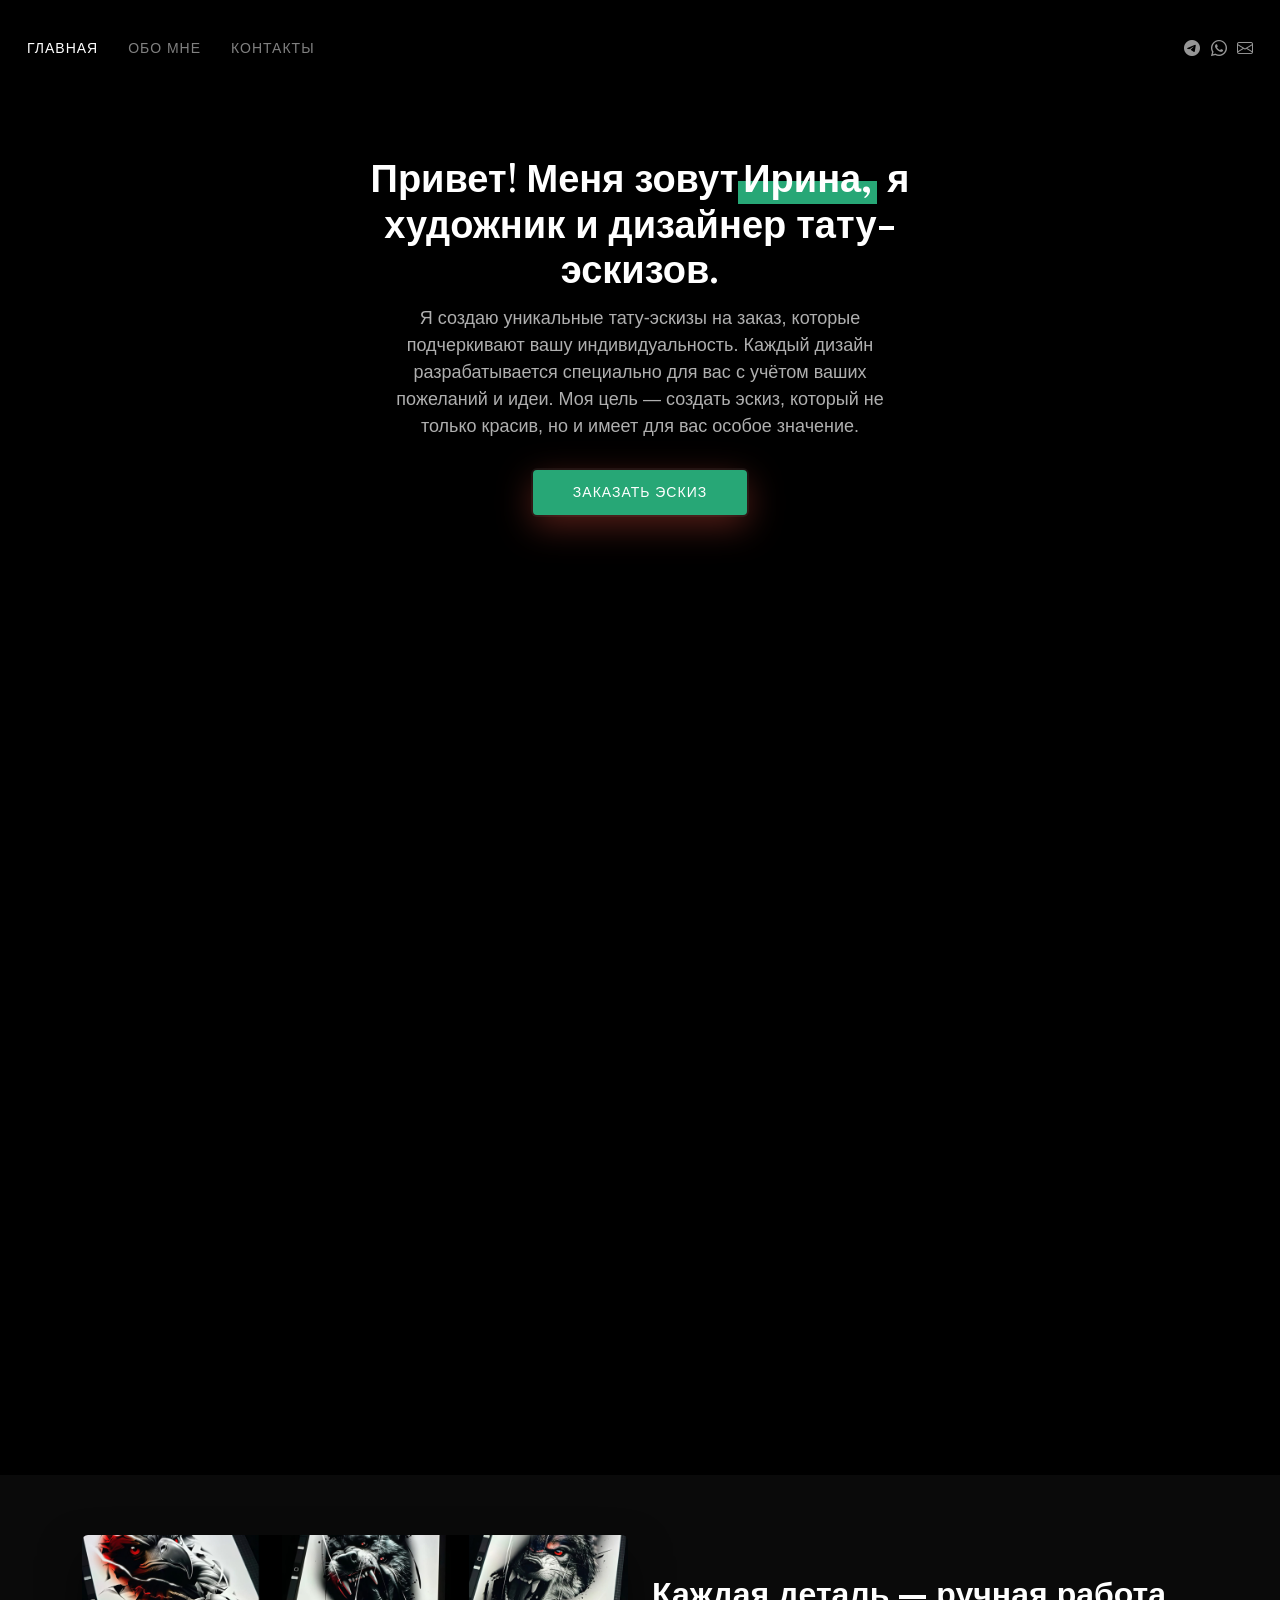
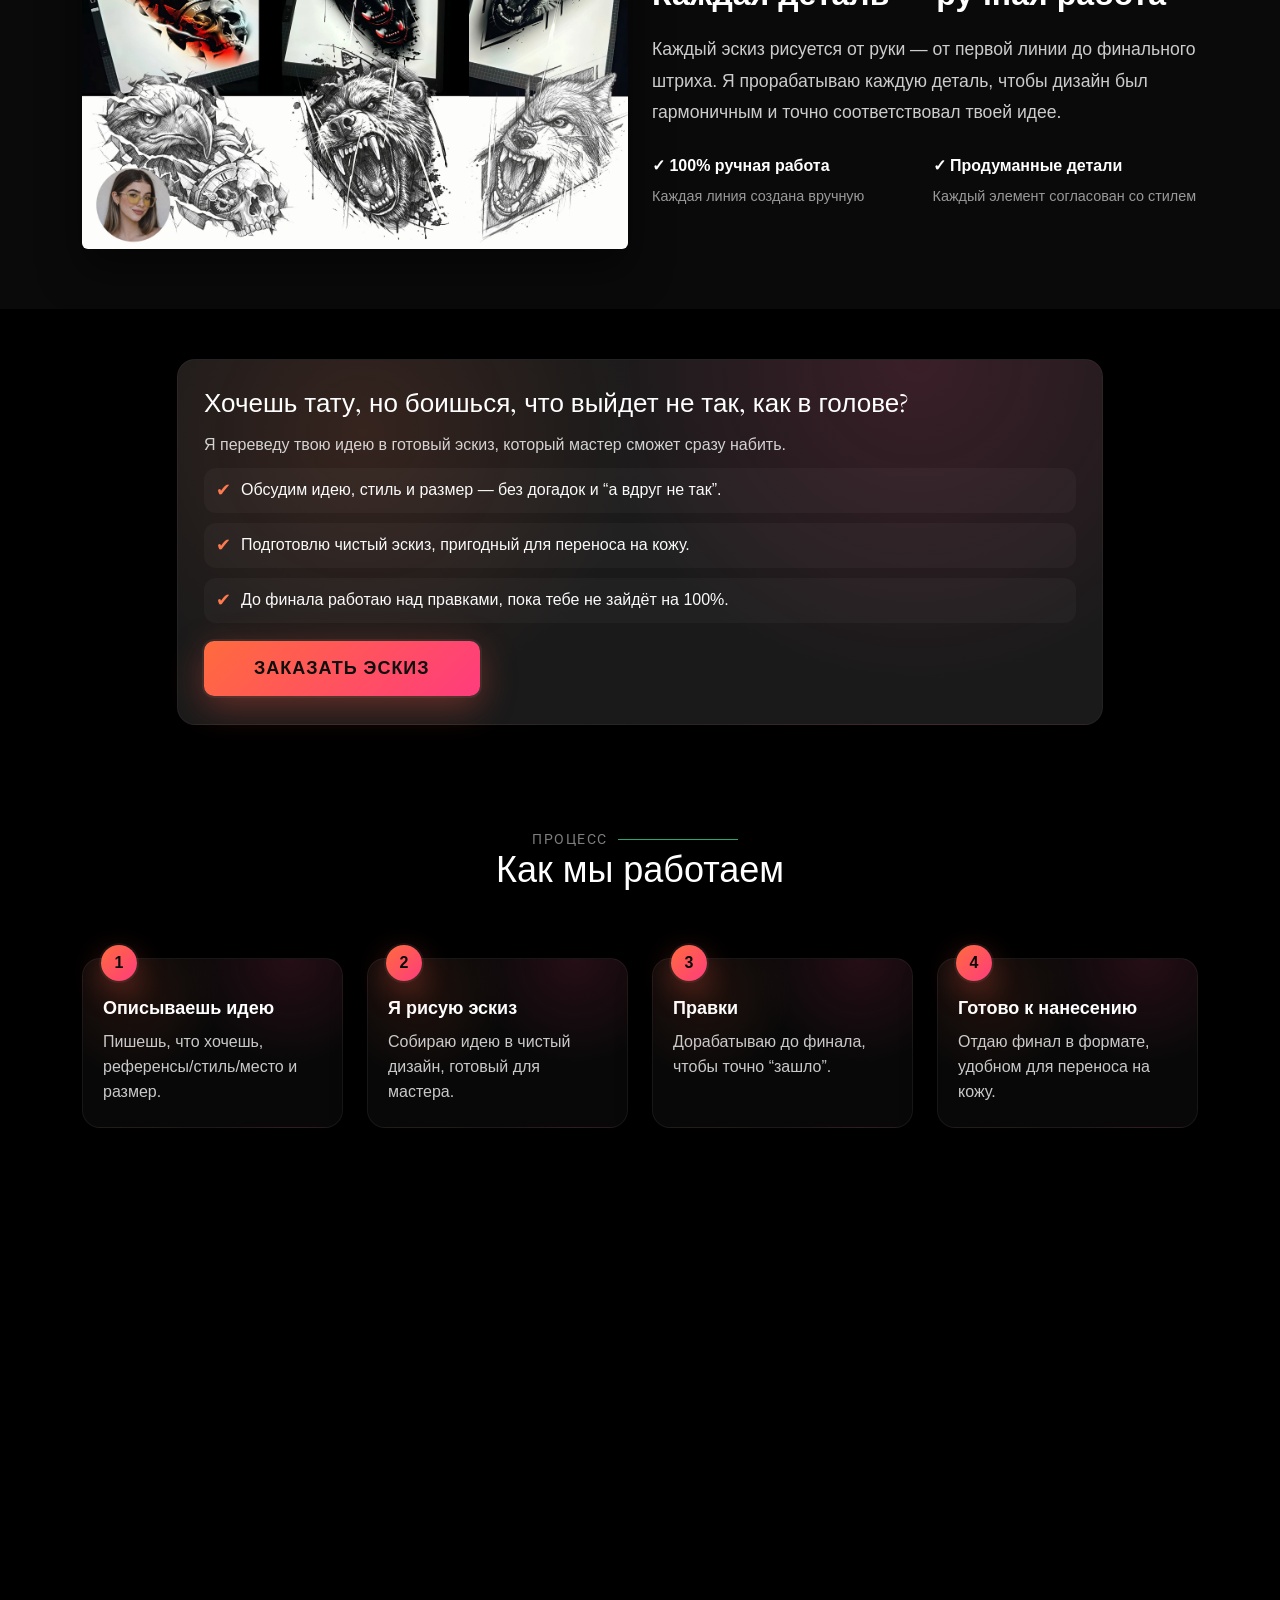
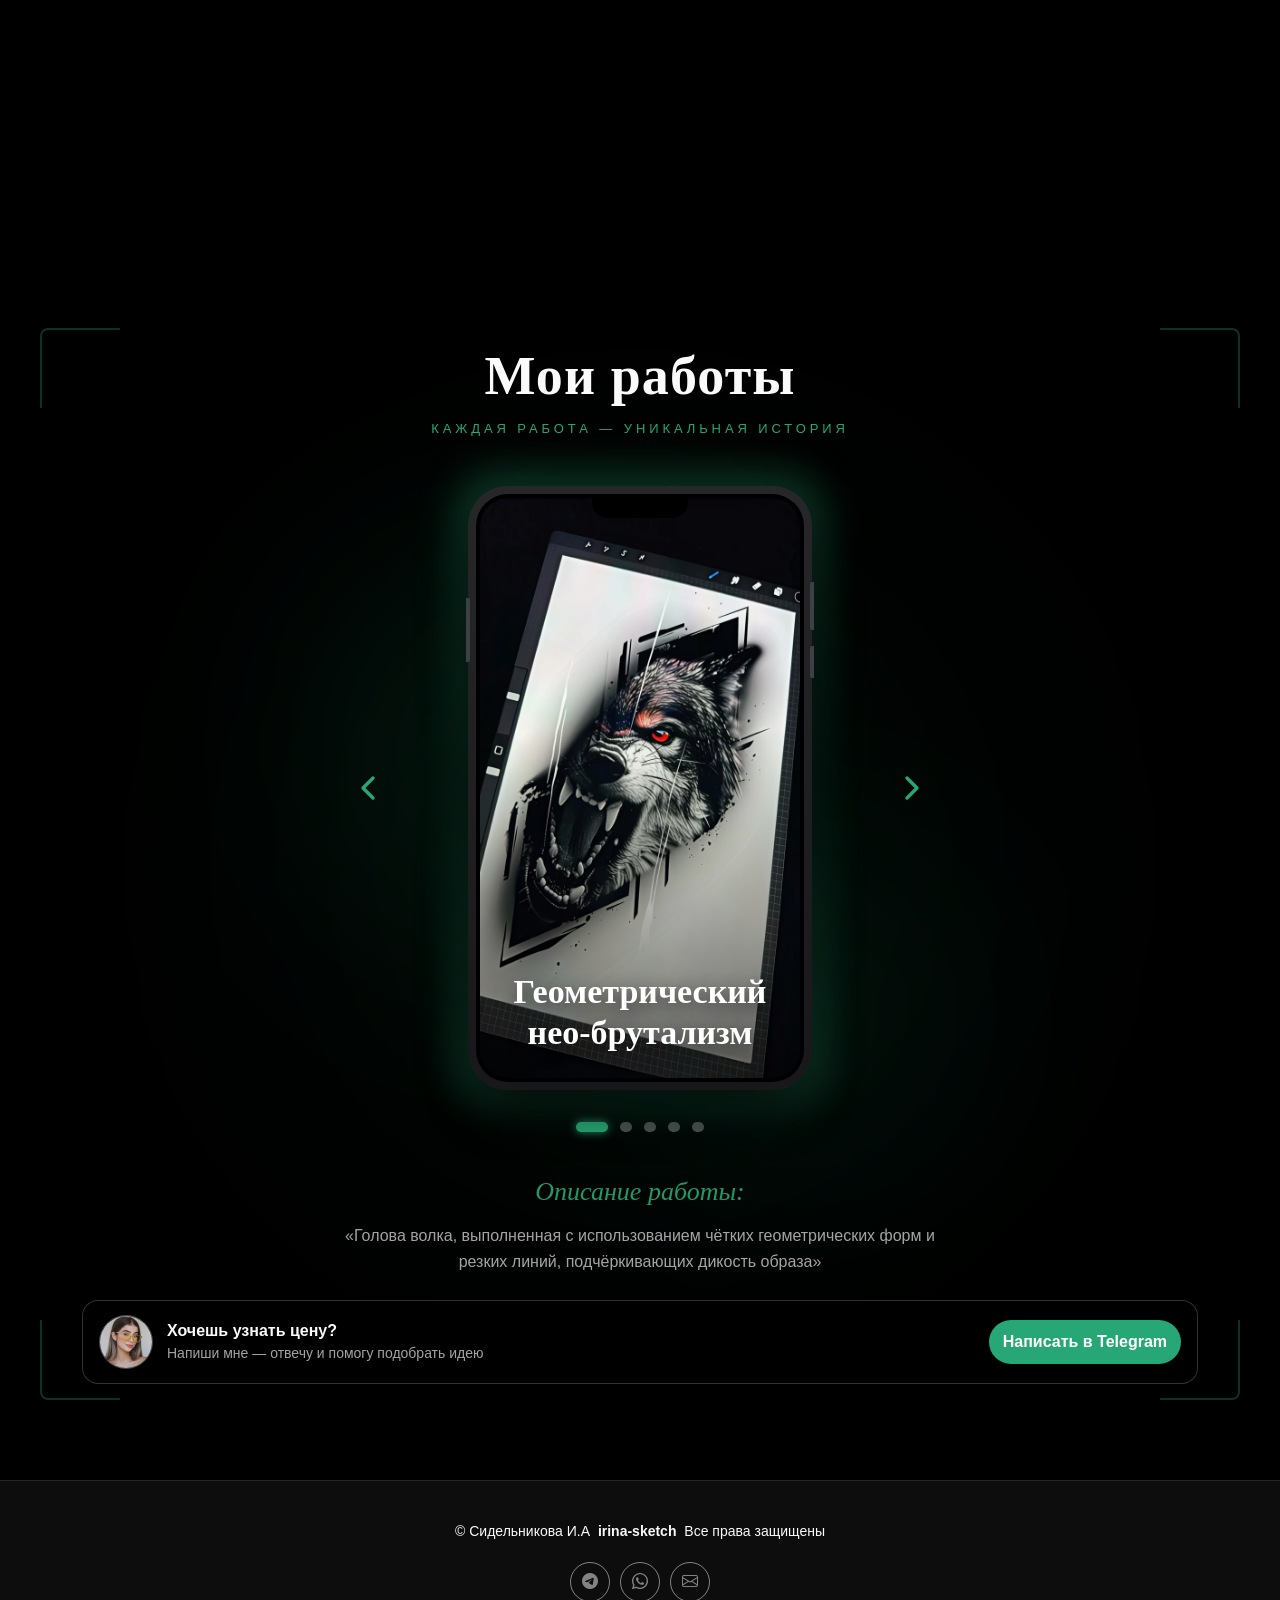
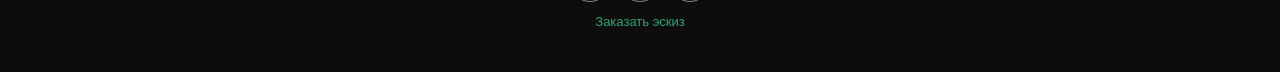
<file: index.html>
<!DOCTYPE html>
<html lang="ru">

<head>
  <meta charset="utf-8">
  <meta content="width=device-width, initial-scale=1.0" name="viewport">
  <title>irina-sketch — Эскизы на заказ</title>
  <meta name="description" content="Профессиональные тату-эскизы на заказ. Уникальные дизайны, разработанные специально для вас с учётом ваших пожеланий.">
  <meta name="keywords" content="тату эскизы, эскизы на заказ, дизайн тату, татуировки, художник тату">

  <!-- DNS prefetch for external resources -->
  <link rel="dns-prefetch" href="//fonts.googleapis.com">
  <link rel="dns-prefetch" href="//fonts.gstatic.com">
  <link rel="dns-prefetch" href="//mc.yandex.ru">

  <!-- Favicons -->
  <link href="assets/img/favicon.png" rel="icon" type="image/png">
  <link href="assets/img/favicon.png" rel="shortcut icon" type="image/png">
  <link href="assets/img/apple-touch-icon.png" rel="apple-touch-icon">
  
  <!-- Яндекс Директ и Open Graph -->
  <meta property="og:title" content="irina-sketch — Эскизы на заказ">
  <meta property="og:description" content="Профессиональные тату-эскизы на заказ. Уникальные дизайны, разработанные специально для вас.">
  <meta property="og:image" content="https://irina-sketch.ru/assets/img/logo.png">
  <meta property="og:url" content="https://irina-sketch.ru/">
  <meta property="og:type" content="website">
  <meta property="og:site_name" content="irina-sketch">
  <meta property="og:locale" content="ru_RU">
  
  <!-- Twitter Card -->
  <meta name="twitter:card" content="summary_large_image">
  <meta name="twitter:title" content="irina-sketch — Эскизы на заказ">
  <meta name="twitter:description" content="Профессиональные тату-эскизы на заказ">
  <meta name="twitter:image" content="https://irina-sketch.ru/assets/img/logo.png">
  
  <!-- Дополнительные размеры иконок для лучшей совместимости -->
  <link rel="icon" type="image/png" sizes="16x16" href="assets/img/favicon.png">
  <link rel="icon" type="image/png" sizes="32x32" href="assets/img/favicon.png">
  <link rel="icon" type="image/png" sizes="96x96" href="assets/img/favicon.png">
  <link rel="icon" type="image/png" sizes="192x192" href="assets/img/favicon.png">

  <!-- Fonts - optimized -->
  <link rel="preconnect" href="https://fonts.googleapis.com">
  <link rel="preconnect" href="https://fonts.gstatic.com" crossorigin>
  <link rel="preload" href="https://fonts.googleapis.com/css2?family=Roboto:wght@300;400;500;700&family=Cardo:wght@400;700&display=swap" as="style" onload="this.onload=null;this.rel='stylesheet'">
  <noscript><link href="https://fonts.googleapis.com/css2?family=Roboto:wght@300;400;500;700&family=Cardo:wght@400;700&display=swap" rel="stylesheet"></noscript>

  <!-- Critical CSS preload -->
  <link rel="preload" href="assets/vendor/bootstrap/css/bootstrap.min.css" as="style">
  <link rel="preload" href="assets/css/main.css?v=2.2" as="style">

  <!-- Vendor CSS Files -->
  <link href="assets/vendor/bootstrap/css/bootstrap.min.css" rel="stylesheet">
  <link href="assets/vendor/bootstrap-icons/bootstrap-icons.css" rel="stylesheet">
  <link href="assets/vendor/aos/aos.css" rel="stylesheet">
  <link href="assets/vendor/glightbox/css/glightbox.min.css" rel="stylesheet">
  <link href="assets/vendor/swiper/swiper-bundle.min.css" rel="stylesheet">

  <!-- Main CSS File -->
  <link href="assets/css/main.css?v=2.2" rel="stylesheet">
</head>

<!-- Yandex.Metrika counter -->
<script type="text/javascript">
    (function(m,e,t,r,i,k,a){
        m[i]=m[i]||function(){(m[i].a=m[i].a||[]).push(arguments)};
        m[i].l=1*new Date();
        for (var j = 0; j < document.scripts.length; j++) {if (document.scripts[j].src === r) { return; }}
        k=e.createElement(t),a=e.getElementsByTagName(t)[0],k.async=1,k.src=r,a.parentNode.insertBefore(k,a)
    })(window, document,'script','https://mc.yandex.ru/metrika/tag.js?id=106954663', 'ym');

    ym(106954663, 'init', {ssr:true, webvisor:true, clickmap:true, ecommerce:"dataLayer", referrer: document.referrer, url: location.href, accurateTrackBounce:true, trackLinks:true});
</script>
<noscript><div><img src="https://mc.yandex.ru/watch/106954663" style="position:absolute; left:-9999px;" alt="" /></div></noscript>
<!-- /Yandex.Metrika counter -->


<body class="index-page">

  <header id="header" class="header d-flex align-items-center sticky-top">
    <div class="container-fluid position-relative d-flex align-items-center justify-content-between">
      <nav id="navmenu" class="navmenu">
        <ul>
          <li><a href="https://irina-sketch.ru/" class="active">Главная<br></a></li>
          <li><a href="https://irina-sketch.ru/about.html">Обо мне</a></li>
          <li><a href="https://irina-sketch.ru/contact.html">Контакты</a></li>
        </ul>
        <i class="mobile-nav-toggle d-xl-none bi bi-list"></i>
      </nav>

      <div class="header-social-links">
        <a href="https://t.me/Irinasketchs?text=%D0%97%D0%B4%D1%80%D0%B0%D0%B2%D1%81%D1%82%D0%B2%D1%83%D0%B9%D1%82%D0%B5!%20%D0%A5%D0%BE%D1%87%D1%83%20%D0%B7%D0%B0%D0%BA%D0%B0%D0%B7%D0%B0%D1%82%D1%8C%20%D1%8D%D1%81%D0%BA%D0%B8%D0%B7." class="facebook"><i class="bi bi-facebook"></i></a>
        <a href="#" class="whatsapp" onclick="openWhatsAppModal(); return false;"><i class="bi bi-whatsapp"></i></a>
        <a href="mailto:maafik@66.ru" class="instagram"><i class="bi bi-instagram"></i></a>
      </div>

    </div>
  </header>
  
  <main class="main">

    <!-- Hero Section -->
    <section id="hero" class="hero section">

      <div class="container">
        <div class="row justify-content-center">
          <div class="col-lg-6 text-center" data-aos="fade-up" data-aos-delay="100">
            <h2><span>Привет! Меня зовут</span><span class="underlight">Ирина,</span><span> я художник и дизайнер тату-эскизов.</span></h2>
            <p>Я создаю уникальные тату-эскизы на заказ, которые подчеркивают вашу индивидуальность. Каждый дизайн разрабатывается специально для вас с учётом ваших пожеланий и идеи. Моя цель — создать эскиз, который не только красив, но и имеет для вас особое значение.</p>
            <div>
              <a class="btn-get-started order-trigger" href="#order">Заказать эскиз<br></a>
            </div>
            
          </div>
        </div>
      </div>
    </section><!-- /Hero Section -->
    <section id="video-hero" class="video-hero" style="position: relative; height: 100vh; overflow: hidden;">
      <video autoplay muted loop playsinline preload="metadata"
        style="
          position: absolute;
          top: 50%;
          left: 50%;
          height: 100%;
          transform: translate(-50%, -50%);
          object-fit: contain;
          pointer-events: none;
          user-select: none;
        "
        id="background-video"
        oncontextmenu="return false;"
        onselectstart="return false;"
        ondragstart="return false;"
      >
        <source src="assets/vid/123.mp4" type="video/mp4">
      </video>
    </section>
    
    
    <script>
      // Загружаем видео после загрузки страницы с задержкой
      window.addEventListener('load', function() {
        setTimeout(function() {
          const video = document.getElementById("background-video");
          if (video) {
            video.load(); // Загружаем видео
            video.playbackRate = 0.7; // Уменьшаем скорость видео
          }
        }, 1000); // Задержка 1 секунда после загрузки страницы
      });
    </script>

    <!-- Handmade Section -->
    <section class="section" style="padding: 60px 0; background: #0a0a0a;">
      <div class="container" data-aos="fade-up" data-aos-delay="100">
        <div class="row align-items-center justify-content-center">
          <div class="col-lg-6">
            <div class="handmade-image-wrapper">
              <img id="handmadeImage" src="" alt="Ручная работа эскиза" class="img-fluid rounded" style="width: 100%; height: auto; box-shadow: 0 20px 40px rgba(0,0,0,0.5);" draggable="false" oncontextmenu="return false;" onselectstart="return false;" ondragstart="return false;">
            </div>
          </div>
          <div class="col-lg-6">
            <div class="handmade-content">
              <h3 style="color: #fff; font-size: 2rem; margin-bottom: 20px; font-weight: 700;">Каждая деталь — ручная работа</h3>
              <p style="color: #ccc; font-size: 1.1rem; line-height: 1.8; margin-bottom: 25px;">
                Каждый эскиз рисуется от руки — от первой линии до финального штриха. Я прорабатываю каждую деталь, чтобы дизайн был гармоничным и точно соответствовал твоей идее.
              </p>
              <div style="display: flex; gap: 15px; flex-wrap: wrap;">
                <div style="flex: 1; min-width: 200px;">
                  <div style="color: #fff; font-weight: 600; margin-bottom: 8px;">✓ 100% ручная работа</div>
                  <div style="color: #999; font-size: 0.9rem;">Каждая линия создана вручную</div>
                </div>
                <div style="flex: 1; min-width: 200px;">
                  <div style="color: #fff; font-weight: 600; margin-bottom: 8px;">✓ Продуманные детали</div>
                  <div style="color: #999; font-size: 0.9rem;">Каждый элемент согласован со стилем</div>
                </div>
              </div>
            </div>
          </div>
        </div>
      </div>
    </section>

    <!-- Gallery Section -->
    <section class="section" style="padding: 50px 0;">
      <div class="container" data-aos="fade-up" data-aos-delay="80">
        <div class="row justify-content-center">
          <div class="col-lg-10">
            <div class="pain-block">
              <h3>Хочешь тату, но боишься, что выйдет не так, как в голове?</h3>
              <p>Я переведу твою идею в готовый эскиз, который мастер сможет сразу набить.</p>
              <ul class="pain-bullets">
                <li><span class="icon">✔</span><span>Обсудим идею, стиль и размер — без догадок и “а вдруг не так”.</span></li>
                <li><span class="icon">✔</span><span>Подготовлю чистый эскиз, пригодный для переноса на кожу.</span></li>
                <li><span class="icon">✔</span><span>До финала работаю над правками, пока тебе не зайдёт на 100%.</span></li>
              </ul>
              <div style="margin-top: 18px;">
                <a class="btn-get-started order-trigger" href="#order">Заказать эскиз</a>
              </div>
            </div>
          </div>
        </div>
      </div>
    </section>
    <section id="work" class="section work-process">
      <div class="container" data-aos="fade-up" data-aos-delay="80">
        <div class="section-title text-center">
          <h2>Процесс</h2>
          <p>Как мы работаем</p>
        </div>

        <div class="row gy-4 justify-content-center">
          <div class="col-lg-3 col-md-6">
            <div class="work-step-card" data-aos="fade-up" data-aos-delay="100">
              <div class="work-step-badge">1</div>
              <div class="work-step-title">Описываешь идею</div>
              <div class="work-step-text">Пишешь, что хочешь, референсы/стиль/место и размер.</div>
            </div>
          </div>

          <div class="col-lg-3 col-md-6">
            <div class="work-step-card" data-aos="fade-up" data-aos-delay="150">
              <div class="work-step-badge">2</div>
              <div class="work-step-title">Я рисую эскиз</div>
              <div class="work-step-text">Собираю идею в чистый дизайн, готовый для мастера.</div>
            </div>
          </div>

          <div class="col-lg-3 col-md-6">
            <div class="work-step-card" data-aos="fade-up" data-aos-delay="200">
              <div class="work-step-badge">3</div>
              <div class="work-step-title">Правки</div>
              <div class="work-step-text">Дорабатываю до финала, чтобы точно “зашло”.</div>
            </div>
          </div>

          <div class="col-lg-3 col-md-6">
            <div class="work-step-card" data-aos="fade-up" data-aos-delay="250">
              <div class="work-step-badge">4</div>
              <div class="work-step-title">Готово к нанесению</div>
              <div class="work-step-text">Отдаю финал в формате, удобном для переноса на кожу.</div>
            </div>
          </div>
        </div>
      </div>
    </section>

    <!-- Pricing Section -->
    <section id="pricing" class="section pricing-section">
      <div class="container" data-aos="fade-up" data-aos-delay="80">
        <div class="section-title text-center">
          <h2>Цены</h2>
          <p>Стоимость эскизов под разные задачи</p>
        </div>
      </div>

      <!-- Популярный блок для мобильных -->
      <div class="pricing-popular-mobile d-block d-md-none">
        <div class="container" data-aos="fade-up" data-aos-delay="150">
          <div class="pricing-item pricing-popular">
            <span class="pricing-badge">Популярный</span>
            <h3 class="pricing-title">Стандарт</h3>
            <div>
              <div class="pricing-price">5 000 ₽</div>
              <p class="pricing-desc">Детализированная работа, сложные композиции, средние тату</p>
            </div>
          </div>
        </div>
      </div>

      <div class="container" data-aos="fade-up" data-aos-delay="80">
        <div class="row gy-4 justify-content-center">
          <div class="col-lg-4 col-md-6 d-none d-md-block">
            <div class="pricing-item" data-aos="fade-up" data-aos-delay="100">
              <h3 class="pricing-title">Минимализм</h3>
              <div>
                <div class="pricing-price">2 500 ₽</div>
                <p class="pricing-desc">Простые формы, чёрно-белая графика, небольшие тату</p>
              </div>
            </div>
          </div>

          <div class="col-lg-4 col-md-6 d-none d-md-block">
            <div class="pricing-item pricing-popular" data-aos="fade-up" data-aos-delay="150">
              <span class="pricing-badge">Популярный</span>
              <h3 class="pricing-title">Стандарт</h3>
              <div>
                <div class="pricing-price">5 000 ₽</div>
                <p class="pricing-desc">Детализированная работа, сложные композиции, средние тату</p>
              </div>
            </div>
          </div>

          <div class="col-lg-4 col-md-6 d-none d-md-block">
            <div class="pricing-item" data-aos="fade-up" data-aos-delay="200">
              <h3 class="pricing-title">Реализм</h3>
              <div>
                <div class="pricing-price">8 000 ₽</div>
                <p class="pricing-desc">Фотореалистичные детали, тату рукава, большие и сложные работы</p>
              </div>
            </div>
          </div>

          <!-- Мобильные версии остальных блоков -->
          <div class="col-12 d-block d-md-none">
            <div class="row gy-3">
              <div class="col-12">
                <div class="pricing-item" data-aos="fade-up" data-aos-delay="100">
                  <h3 class="pricing-title">Минимализм</h3>
                  <div>
                    <div class="pricing-price">2 500 ₽</div>
                    <p class="pricing-desc">Простые формы, чёрно-белая графика, небольшие тату</p>
                  </div>
                </div>
              </div>

              <div class="col-12">
                <div class="pricing-item" data-aos="fade-up" data-aos-delay="200">
                  <h3 class="pricing-title">Реализм</h3>
                  <div>
                    <div class="pricing-price">8 000 ₽</div>
                    <p class="pricing-desc">Фотореалистичные детали, тату рукава, большие и сложные работы</p>
                  </div>
                </div>
              </div>
            </div>
          </div>
        </div>

        <div class="pricing-note text-center" data-aos="fade-up" data-aos-delay="250">
          <p><strong>Не знаешь, что выбрать?</strong> <a href="#order" class="order-trigger" style="color: var(--accent-color); text-decoration: underline; text-decoration-style: dotted; text-underline-offset: 4px;">Напиши мне</a> — помогу определить стиль и бюджет под твою идею</p>
        </div>
      </div>
    </section>

    <section id="gallery-4" class="section mfb-gallery">

      <div class="mfb-gallery__bg" aria-hidden="true">
        <div class="mfb-gallery__glow mfb-gallery__glow--1"></div>
        <div class="mfb-gallery__glow mfb-gallery__glow--2"></div>
        <div class="mfb-gallery__glow mfb-gallery__glow--3"></div>

        <div class="mfb-gallery__corner mfb-gallery__corner--tl"></div>
        <div class="mfb-gallery__corner mfb-gallery__corner--tr"></div>
        <div class="mfb-gallery__corner mfb-gallery__corner--bl"></div>
        <div class="mfb-gallery__corner mfb-gallery__corner--br"></div>
      </div>

      <div class="container mfb-gallery__container">
        <div class="mfb-gallery__header">
          <h2 class="mfb-gallery__title">Мои работы</h2>
          <p class="mfb-gallery__subtitle">Каждая работа — уникальная история</p>
        </div>

        <div class="mfb-gallery__main">
          <button class="mfb-gallery__nav mfb-gallery__nav--prev" type="button" aria-label="Предыдущая работа">
            <span class="mfb-gallery__nav-glow" aria-hidden="true"></span>
            <svg class="mfb-gallery__icon" xmlns="http://www.w3.org/2000/svg" viewBox="0 0 24 24" fill="none" stroke="currentColor" stroke-width="2" stroke-linecap="round" stroke-linejoin="round" aria-hidden="true">
              <path d="m15 18-6-6 6-6" />
            </svg>
          </button>

          <div class="mfb-phone" aria-live="polite">
            <div class="mfb-phone__glow" aria-hidden="true"></div>
            <div class="mfb-phone__frame">
              <div class="mfb-phone__bezel">
                <div class="mfb-phone__notch" aria-hidden="true"></div>
                <div class="mfb-phone__screen">
                  <img id="mfbGalleryImage" class="mfb-phone__img" src="assets/img/gallery/gallery-1.jpg" alt="Геометрический нео-брутализм" loading="lazy" draggable="false" oncontextmenu="return false;">
                  <div class="mfb-phone__overlay" aria-hidden="true"></div>
                  <div class="mfb-phone__title-wrap">
                    <h3 id="mfbGalleryTitle" class="mfb-phone__title">Геометрический нео-брутализм</h3>
                  </div>
                </div>
              </div>

              <div class="mfb-phone__btn mfb-phone__btn--r1" aria-hidden="true"></div>
              <div class="mfb-phone__btn mfb-phone__btn--r2" aria-hidden="true"></div>
              <div class="mfb-phone__btn mfb-phone__btn--l" aria-hidden="true"></div>
            </div>
          </div>

          <button class="mfb-gallery__nav mfb-gallery__nav--next" type="button" aria-label="Следующая работа">
            <span class="mfb-gallery__nav-glow" aria-hidden="true"></span>
            <svg class="mfb-gallery__icon" xmlns="http://www.w3.org/2000/svg" viewBox="0 0 24 24" fill="none" stroke="currentColor" stroke-width="2" stroke-linecap="round" stroke-linejoin="round" aria-hidden="true">
              <path d="m9 18 6-6-6-6" />
            </svg>
          </button>
        </div>

        <div class="mfb-gallery__dots" id="mfbGalleryDots" aria-label="Навигация по работам"></div>

        <div class="mfb-gallery__desc">
          <p class="mfb-gallery__desc-label">Описание работы:</p>
          <p class="mfb-gallery__desc-text">«<span id="mfbGalleryDescription">Голова волка, выполненная с использованием чётких геометрических форм и резких линий, подчёркивающих дикость образа</span>»</p>
        </div>

        <div class="mfb-gallery__cta">
          <div class="mfb-cta">
            <img class="mfb-cta__avatar" src="assets/img/profile-img.png" alt="Ирина" loading="lazy">
            <div class="mfb-cta__body">
              <div class="mfb-cta__title">Хочешь узнать цену?</div>
              <div class="mfb-cta__text">Напиши мне — отвечу и помогу подобрать идею</div>
            </div>
            <a class="mfb-cta__btn" href="https://t.me/Irinasketchs?text=%D0%97%D0%B4%D1%80%D0%B0%D0%B2%D1%81%D1%82%D0%B2%D1%83%D0%B9%D1%82%D0%B5!%20%D0%A5%D0%BE%D1%87%D1%83%20%D0%B7%D0%B0%D0%BA%D0%B0%D0%B7%D0%B0%D1%82%D1%8C%20%D1%8D%D1%81%D0%BA%D0%B8%D0%B7." target="_blank" rel="noopener">Написать в Telegram</a>
          </div>
        </div>
      </div>

    </section><!-- /Gallery Section -->

    
  </main>

  <footer id="footer" class="footer">

    <div class="container">
      <div class="copyright text-center ">
        <p>© <span>Сидельникова И.А</span> <strong class="px-1 sitename">irina-sketch</strong> <span>Все права защищены</span></p>
      </div>
      <div class="social-links d-flex justify-content-center">
        <a href="https://t.me/Irinasketchs?text=%D0%97%D0%B4%D1%80%D0%B0%D0%B2%D1%81%D1%82%D0%B2%D1%83%D0%B9%D1%82%D0%B5!%20%D0%A5%D0%BE%D1%87%D1%83%20%D0%B7%D0%B0%D0%BA%D0%B0%D0%B7%D0%B0%D1%82%D1%8C%20%D1%8D%D1%81%D0%BA%D0%B8%D0%B7."><i class="bi bi-facebook"></i></a>
        <a href="#" class="whatsapp" onclick="openWhatsAppModal(); return false;"><i class="bi bi-whatsapp"></i></a>
        <a href="mailto:maafik@66.ru"><i class="bi bi-instagram"></i></a>
      </div>
      <div class="credits">
        <!-- All the links in the footer should remain intact. -->
        <!-- You can delete the links only if you've purchased the pro version. -->
        <!-- Licensing information: https://bootstrapmade.com/license/ -->
        <!-- Purchase the pro version with working PHP/AJAX contact form: [buy-url] -->
      <a href="#order" class="order-trigger">Заказать эскиз</a>
      </div>
    </div>

  </footer>

  <!-- Order Modal -->
  <div class="order-modal" id="orderModal">
    <div class="order-modal__dialog">
      <button class="order-modal__close" type="button" aria-label="Закрыть">✕</button>
      <div class="order-modal__title">Создадим твой уникальный тату-эскиз вместе</div>
      <div class="order-modal__text">
        Напиши мне прямо сейчас, и я разработаю авторский эскиз под твой стиль и место на теле.
        2 правки бесплатно, готово за 48 часов. Твоя идея — мой дизайн!
      </div>
      <div class="order-modal__actions">
        <a class="order-modal__btn order-modal__btn--tg" href="https://t.me/Irinasketchs?text=%D0%97%D0%B4%D1%80%D0%B0%D0%B2%D1%81%D1%82%D0%B2%D1%83%D0%B9%D1%82%D0%B5!%20%D0%A5%D0%BE%D1%87%D1%83%20%D0%B7%D0%B0%D0%BA%D0%B0%D0%B7%D0%B0%D1%82%D1%8C%20%D1%8D%D1%81%D0%BA%D0%B8%D0%B7." target="_blank" rel="noopener">Telegram</a>
        <a class="order-modal__btn order-modal__btn--wa" href="https://wa.me/79517623467?text=%D0%97%D0%B4%D1%80%D0%B0%D0%B2%D1%81%D1%82%D0%B2%D1%83%D0%B9%D1%82%D0%B5!%20%D0%A5%D0%BE%D1%87%D1%83%20%D0%B7%D0%B0%D0%BA%D0%B0%D0%B7%D0%B0%D1%82%D1%8C%20%D1%8D%D1%81%D0%BA%D0%B8%D0%B7." target="_blank" rel="noopener">
          <span class="order-modal__btn-content">
            <span class="order-modal__btn-main">WhatsApp</span>
            <span class="order-modal__btn-sub">работает с VPN</span>
          </span>
        </a>
      </div>

      <div class="order-carousel">
        <span class="order-carousel__label">Откроется в новом окне</span>
        <div class="order-carousel__viewport">
          <div class="order-carousel__track" id="orderCarouselTrack">
            <div class="order-carousel__item">
              <img src="assets/123/photo_2025-07-03_23-08-54 (1).jpg" alt="Эскиз 1" loading="lazy" oncontextmenu="return false;" draggable="false">
            </div>
            <div class="order-carousel__item">
              <img src="assets/123/photo_2025-07-03_23-08-55 (1).jpg" alt="Эскиз 2" loading="lazy" oncontextmenu="return false;" draggable="false">
            </div>
            <div class="order-carousel__item">
              <img src="assets/123/photo_2025-07-03_23-08-55 (2) (1).jpg" alt="Эскиз 3" loading="lazy" oncontextmenu="return false;" draggable="false">
            </div>
            <div class="order-carousel__item">
              <img src="assets/123/photo_2025-07-03_23-08-55 (3) (1).jpg" alt="Эскиз 4" loading="lazy" oncontextmenu="return false;" draggable="false">
            </div>
            <div class="order-carousel__item">
              <img src="assets/123/photo_2025-07-03_23-08-56 (1).jpg" alt="Эскиз 5" loading="lazy" oncontextmenu="return false;" draggable="false">
            </div>
            <div class="order-carousel__item">
              <img src="assets/123/photo_2025-07-03_23-08-56 (2) (1).jpg" alt="Эскиз 6" loading="lazy" oncontextmenu="return false;" draggable="false">
            </div>
            <div class="order-carousel__item">
              <img src="assets/123/photo_2025-07-03_23-08-56 (3) (1).jpg" alt="Эскиз 7" loading="lazy" oncontextmenu="return false;" draggable="false">
            </div>
            <div class="order-carousel__item">
              <img src="assets/123/photo_2025-07-03_23-08-56 (4) (1).jpg" alt="Эскиз 8" loading="lazy" oncontextmenu="return false;" draggable="false">
            </div>
          </div>
          <div class="order-carousel__nav">
            <button class="order-carousel__arrow order-carousel__arrow--prev" type="button" data-dir="-1">‹</button>
            <button class="order-carousel__arrow order-carousel__arrow--next" type="button" data-dir="1">›</button>
          </div>
        </div>
        <small>Примеры работ</small>
      </div>
    </div>
  </div>

  <!-- WhatsApp Modal -->
  <div class="order-modal" id="whatsappModal" style="display: none;">
    <div class="order-modal__dialog">
      <button class="order-modal__close" type="button" aria-label="Закрыть" onclick="closeWhatsAppModal()">✕</button>
      <div class="order-modal__title">Написать в WhatsApp</div>
      <div class="order-modal__text">
        Для работы WhatsApp в России нужно включить VPN. Если у вас нет VPN, лучше воспользуйтесь Telegram.
      </div>
      <div class="order-modal__actions">
        <a class="order-modal__btn order-modal__btn--wa" href="https://wa.me/79517623467?text=%D0%97%D0%B4%D1%80%D0%B0%D0%B2%D1%81%D1%82%D0%B2%D1%83%D0%B9%D1%82%D0%B5!%20%D0%A5%D0%BE%D1%87%D1%83%20%D0%B7%D0%B0%D0%BA%D0%B0%D0%B7%D0%B0%D1%82%D1%8C%20%D1%8D%D1%81%D0%BA%D0%B8%D0%B7." target="_blank" rel="noopener">
          <span class="order-modal__btn-content">
            <span class="order-modal__btn-main">WhatsApp</span>
            <span class="order-modal__btn-sub">работает с VPN</span>
          </span>
        </a>
        <a class="order-modal__btn order-modal__btn--tg" href="https://t.me/Irinasketchs?text=%D0%97%D0%B4%D1%80%D0%B0%D0%B2%D1%81%D1%82%D0%B2%D1%83%D0%B9%D1%82%D0%B5!%20%D0%A5%D0%BE%D1%87%D1%83%20%D0%B7%D0%B0%D0%BA%D0%B0%D0%B7%D0%B0%D1%82%D1%8C%20%D1%8D%D1%81%D0%BA%D0%B8%D0%B7." target="_blank" rel="noopener">Написать в Telegram</a>
      </div>
    </div>
  </div>

  <!-- Scroll Top -->
  <a href="#" id="scroll-top" class="scroll-top d-flex align-items-center justify-content-center"><i class="bi bi-arrow-up-short"></i></a>

  <!-- Preloader -->
  <div id="preloader">
    <div class="line"></div>
  </div>

  <!-- Critical JS preload -->
  <link rel="preload" href="assets/vendor/bootstrap/js/bootstrap.bundle.min.js" as="script">
  <link rel="preload" href="assets/vendor/aos/aos.js" as="script">
  <link rel="preload" href="assets/js/main.js?v=2.2" as="script">

  <!-- Vendor JS Files -->
  <script src="assets/vendor/bootstrap/js/bootstrap.bundle.min.js" defer></script>
  <script src="assets/vendor/php-email-form/validate.js" defer></script>
  <script src="assets/vendor/aos/aos.js" defer></script>
  <script src="assets/vendor/glightbox/js/glightbox.min.js" defer></script>
  <script src="assets/vendor/swiper/swiper-bundle.min.js" defer></script>

  <!-- Main JS File -->
  <script src="assets/js/main.js?v=2.2" defer></script>

  <!-- Tracking scripts - loaded after page load for better performance -->
  <script>
    // WhatsApp Modal functions
    function openWhatsAppModal() {
      document.getElementById('whatsappModal').style.display = 'flex';
      document.body.style.overflow = 'hidden';
    }
    
    function closeWhatsAppModal() {
      document.getElementById('whatsappModal').style.display = 'none';
      document.body.style.overflow = '';
    }
    
    // Close modal when clicking outside
    document.addEventListener('click', function(event) {
      const whatsappModal = document.getElementById('whatsappModal');
      if (event.target === whatsappModal) {
        closeWhatsAppModal();
      }
    });

    window.addEventListener('load', function() {
      setTimeout(function() {
        // Загружаем изображение с задержкой 1 секунду
        const handmadeImage = document.getElementById("handmadeImage");
        if (handmadeImage) {
          handmadeImage.src = "assets/img/gallery/123123123.jpg";
        }
        
        // Top.Mail.Ru counter - DISABLED for performance
        /*
        var _tmr = window._tmr || (window._tmr = []);
        _tmr.push({id: "3636165", type: "pageView", start: (new Date()).getTime()});
        (function (d, w, id) {
          if (d.getElementById(id)) return;
          var ts = d.createElement("script"); ts.type = "text/javascript"; ts.async = true; ts.id = id;
          ts.src = "https://top-fwz1.mail.ru/js/code.js";
          var f = function () {var s = d.getElementsByTagName("script")[0]; s.parentNode.insertBefore(ts, s);};
          if (w.opera == "[object Opera]") { d.addEventListener("DOMContentLoaded", f, false); } else { f(); }
        })(document, window, "tmr-code");
        */

        // TikTok Pixel Code - DISABLED for performance
        /*
        !function (w, d, t) {
          w.TiktokAnalyticsObject=t;var ttq=w[t]=w[t]||[];ttq.methods=["page","track","identify","instances","debug","on","off","once","ready","alias","group","enableCookie","disableCookie","holdConsent","revokeConsent","grantConsent"],ttq.setAndDefer=function(t,e){t[e]=function(){t.push([e].concat(Array.prototype.slice.call(arguments,0)))}};for(var i=0;i<ttq.methods.length;i++)ttq.setAndDefer(ttq,ttq.methods[i]);ttq.instance=function(t){for(
          var e=ttq._i[t]||[],n=0;n<ttq.methods.length;n++)ttq.setAndDefer(e,ttq.methods[n]);return e},ttq.load=function(e,n){var r="https://analytics.tiktok.com/i18n/pixel/events.js",o=n&&n.partner;ttq._i=ttq._i||{},ttq._i[e]=[],ttq._i[e]._u=r,ttq._t=ttq._t||{},ttq._t[e]=+new Date,ttq._o=ttq._o||{},ttq._o[e]=n||{};n=document.createElement("script")
          ;n.type="text/javascript",n.async=!0,n.src=r+"?sdkid="+e+"&lib="+t;e=document.getElementsByTagName("script")[0];e.parentNode.insertBefore(n,e)};
          
            ttq.load('D0GA8H3C77U9TS4J8B10');
            ttq.page();
          }(window, document, 'ttq');
        */
      }, 1000); // Минимальная задержка для будущих скриптов
    });
  </script>
  <!-- Top.Mail.Ru noscript - DISABLED for performance -->
  <!-- <noscript>
    <div><img src="https://top-fwz1.mail.ru/counter?id=3636165;js=na" style="position:absolute;left:-9999px;" alt="Top.Mail.Ru" /></div>
  </noscript> -->

</body>

</html>
</file>
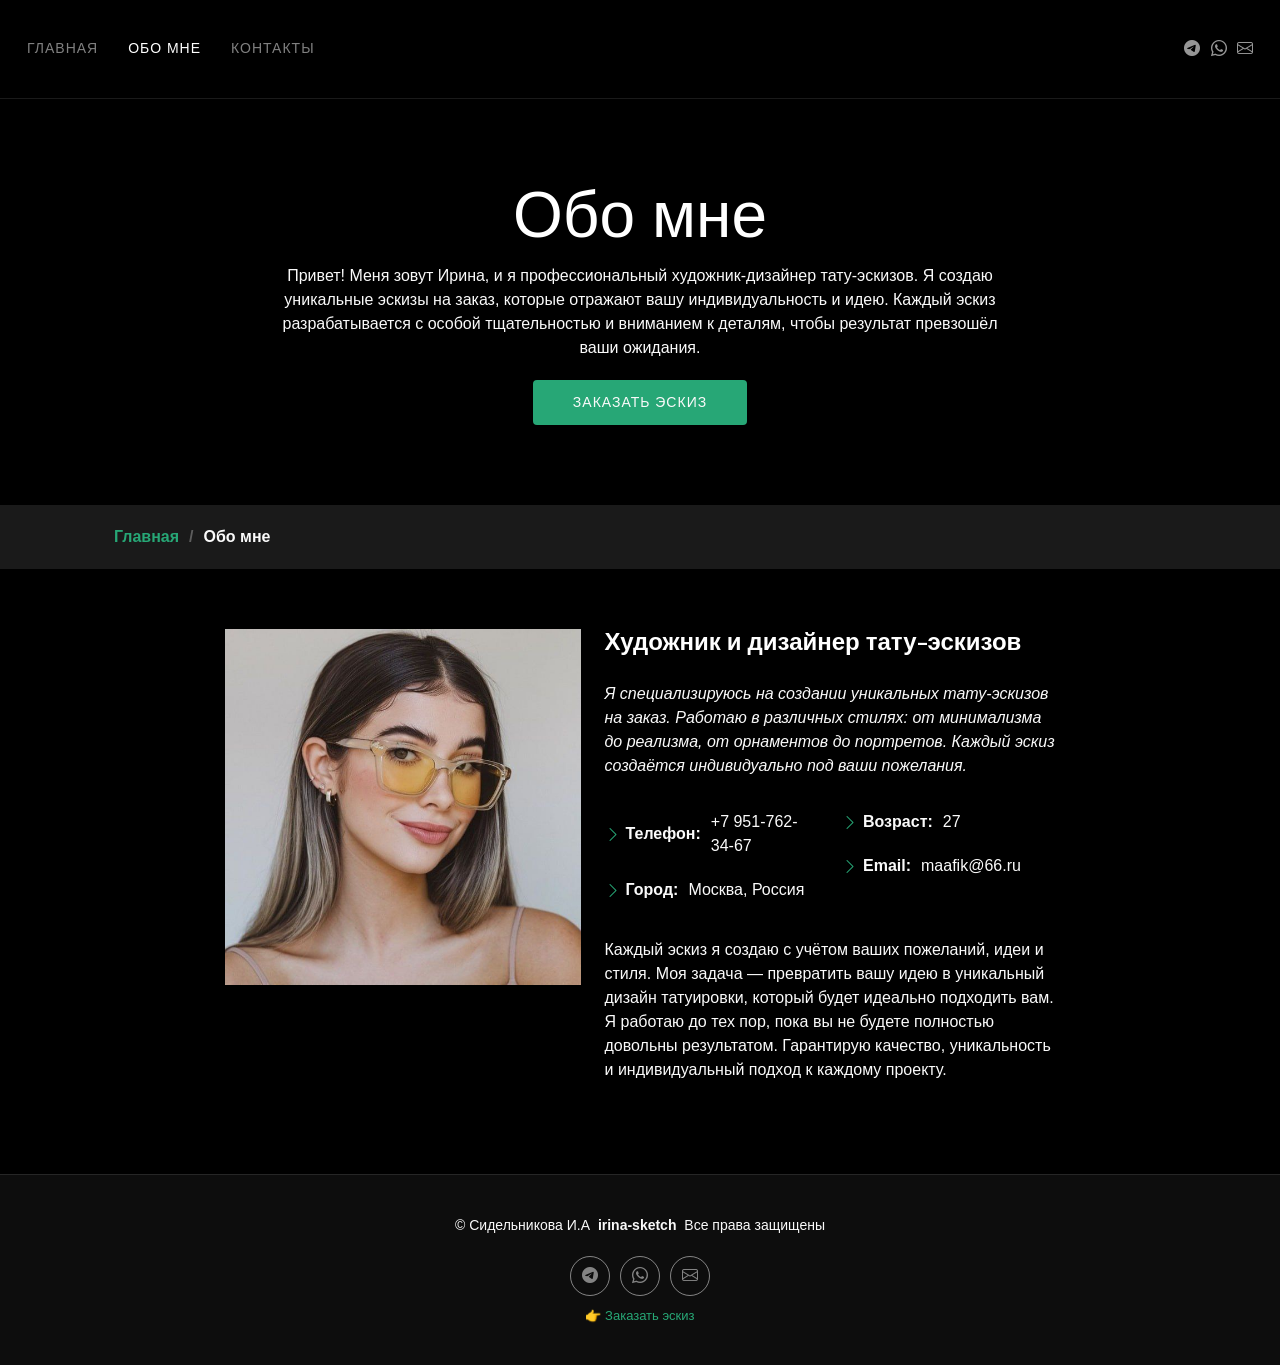
<file: about.html>
<!DOCTYPE html>
<html lang="en">

<head>
  <meta charset="utf-8">
  <meta content="width=device-width, initial-scale=1.0" name="viewport">
  <title>irina-sketch — Обо мне</title>
  <meta name="description" content="Обо мне - Ирина, художник и дизайнер тату-эскизов. Создаю уникальные дизайны на заказ с учётом ваших пожеланий.">
  <meta name="keywords" content="обо мне, художник тату, дизайнер эскизов, тату мастер, ирина, портфолио">

  <!-- DNS prefetch for external resources -->
  <link rel="dns-prefetch" href="//fonts.googleapis.com">
  <link rel="dns-prefetch" href="//fonts.gstatic.com">
  <link rel="dns-prefetch" href="//mc.yandex.ru">

  <!-- Favicons -->
  <link rel="icon" href="/favicon.ico" type="image/x-icon">
  <link href="assets/img/favicon.png" rel="icon">
  <link href="assets/img/apple-touch-icon.png" rel="apple-touch-icon">

  <!-- Fonts - optimized -->
  <link rel="preconnect" href="https://fonts.googleapis.com">
  <link rel="preconnect" href="https://fonts.gstatic.com" crossorigin>
  <link rel="preload" href="https://fonts.googleapis.com/css2?family=Roboto:wght@300;400;500;700&family=Cardo:wght@400;700&display=swap" as="style" onload="this.onload=null;this.rel='stylesheet'">
  <noscript><link href="https://fonts.googleapis.com/css2?family=Roboto:wght@300;400;500;700&family=Cardo:wght@400;700&display=swap" rel="stylesheet"></noscript>


  <!-- Vendor CSS Files -->
  <link href="assets/vendor/bootstrap/css/bootstrap.min.css" rel="stylesheet">
  <link href="assets/vendor/bootstrap-icons/bootstrap-icons.css" rel="stylesheet">
  <link href="assets/vendor/aos/aos.css" rel="stylesheet">
  <link href="assets/vendor/glightbox/css/glightbox.min.css" rel="stylesheet">
  <link href="assets/vendor/swiper/swiper-bundle.min.css" rel="stylesheet">

  <!-- Main CSS File -->
  <link href="assets/css/main.css?v=2.0" rel="stylesheet">


  <!-- =======================================================
  * Template Name: PhotoFolio
  * Template URL: https://bootstrapmade.com/photofolio-bootstrap-photography-website-template/
  * Author: BootstrapMade.com
  ======================================================== -->
</head>
<!-- Yandex.Metrika counter -->
<script type="text/javascript">
    (function(m,e,t,r,i,k,a){
        m[i]=m[i]||function(){(m[i].a=m[i].a||[]).push(arguments)};
        m[i].l=1*new Date();
        for (var j = 0; j < document.scripts.length; j++) {if (document.scripts[j].src === r) { return; }}
        k=e.createElement(t),a=e.getElementsByTagName(t)[0],k.async=1,k.src=r,a.parentNode.insertBefore(k,a)
    })(window, document,'script','https://mc.yandex.ru/metrika/tag.js?id=106954663', 'ym');

    ym(106954663, 'init', {ssr:true, webvisor:true, clickmap:true, ecommerce:"dataLayer", referrer: document.referrer, url: location.href, accurateTrackBounce:true, trackLinks:true});
</script>
<noscript><div><img src="https://mc.yandex.ru/watch/106954663" style="position:absolute; left:-9999px;" alt="" /></div></noscript>
<!-- /Yandex.Metrika counter -->


<body class="about-page">

  <header id="header" class="header d-flex align-items-center sticky-top">
    <div class="container-fluid position-relative d-flex align-items-center justify-content-between">

      
      <nav id="navmenu" class="navmenu">
        <ul>
          <li><a href="https://irina-sketch.ru/">Главная<br></a></li>
          <li><a href="https://irina-sketch.ru/about.html" class="active">Обо мне</a></li>
          <li><a href="https://irina-sketch.ru/contact.html">Контакты</a></li>
        </ul>
        <i class="mobile-nav-toggle d-xl-none bi bi-list"></i>
      </nav>

      <div class="header-social-links">
        <a href="https://t.me/Irinasketchs?text=%D0%97%D0%B4%D1%80%D0%B0%D0%B2%D1%81%D1%82%D0%B2%D1%83%D0%B9%D1%82%D0%B5!%20%D0%A5%D0%BE%D1%87%D1%83%20%D0%B7%D0%B0%D0%BA%D0%B0%D0%B7%D0%B0%D1%82%D1%8C%20%D1%8D%D1%81%D0%BA%D0%B8%D0%B7." class="facebook"><i class="bi bi-facebook"></i></a>
        <a href="#" class="whatsapp" onclick="openWhatsAppModal(); return false;"><i class="bi bi-whatsapp"></i></a>
        <a href="mailto:maafik@66.ru" class="instagram"><i class="bi bi-instagram"></i></a>
      </div>

    </div>
  </header>
  <main class="main">

    <!-- Page Title -->
    <div class="page-title" data-aos="fade">
      <div class="heading">
        <div class="container">
          <div class="row d-flex justify-content-center text-center">
            <div class="col-lg-8">
              <h1>Обо мне</h1>
<p class="mb-0">Привет! Меня зовут Ирина, и я профессиональный художник-дизайнер тату-эскизов. 
  Я создаю уникальные эскизы на заказ, которые отражают вашу индивидуальность и идею. 
  Каждый эскиз разрабатывается с особой тщательностью и вниманием к деталям, чтобы результат превзошёл ваши ожидания.</p>

              <a href="https://irina-sketch.ru/contact.html" class="cta-btn">Заказать эскиз<br></a>
            </div>
          </div>
        </div>
      </div>
      <nav class="breadcrumbs">
        <div class="container">
          <ol>
            <li><a href="https://irina-sketch.ru/">Главная</a></li>
            <li class="current">Обо мне</li>
          </ol>
        </div>
      </nav>
    </div><!-- End Page Title -->

    <!-- About Section -->
    <section id="about" class="about section">

      <div class="container" data-aos="fade-up" data-aos-delay="100">

        <div class="row gy-4 justify-content-center">
          <div class="col-lg-4">
            <img src="assets/img/profile-img.png" class="img-fluid" alt="">
          </div>
          <div class="col-lg-5 content">
            <h2>Художник и дизайнер тату-эскизов</h2>
<p class="fst-italic py-3">
 Я специализируюсь на создании уникальных тату-эскизов на заказ. Работаю в различных стилях: от минимализма до реализма, от орнаментов до портретов. Каждый эскиз создаётся индивидуально под ваши пожелания.
</p>

     
            <div class="row">
              <div class="col-lg-6">
                <ul>
                  <li><i class="bi bi-chevron-right"></i> <strong>Телефон:</strong> <span>+7 951-762-34-67</span></li>
                  <li><i class="bi bi-chevron-right"></i> <strong>Город:</strong> <span>Москва, Россия</span></li>
                </ul>
              </div>
              <div class="col-lg-6">
                <ul>
                  <li><i class="bi bi-chevron-right"></i> <strong>Возраст:</strong> <span>27</span></li>
                  <li><i class="bi bi-chevron-right"></i> <strong>Email:</strong> <span>maafik@66.ru</span></li>
                </ul>
              </div>
            </div>
            
<p class="py-3">
   Каждый эскиз я создаю с учётом ваших пожеланий, идеи и стиля. 
  Моя задача — превратить вашу идею в уникальный дизайн татуировки, который будет идеально подходить вам. 
  Я работаю до тех пор, пока вы не будете полностью довольны результатом. 
  Гарантирую качество, уникальность и индивидуальный подход к каждому проекту.
</p>

          </div>
        </div>

      </div>

    </section><!-- /About Section -->

  </main>

  <footer id="footer" class="footer">

    <div class="container">
      <div class="copyright text-center ">
        <p>© <span>Сидельникова И.А</span> <strong class="px-1 sitename">irina-sketch</strong> <span> Все права защищены</span></p>
      </div>
      <div class="social-links d-flex justify-content-center">
        <a href="https://t.me/Irinasketchs?text=%D0%97%D0%B4%D1%80%D0%B0%D0%B2%D1%81%D1%82%D0%B2%D1%83%D0%B9%D1%82%D0%B5!%20%D0%A5%D0%BE%D1%87%D1%83%20%D0%B7%D0%B0%D0%BA%D0%B0%D0%B7%D0%B0%D1%82%D1%8C%20%D1%8D%D1%81%D0%BA%D0%B8%D0%B7."><i class="bi bi-facebook"></i></a>
        <a href="#" class="whatsapp" onclick="openWhatsAppModal(); return false;"><i class="bi bi-whatsapp"></i></a>
        <a href="mailto:maafik@66.ru"><i class="bi bi-instagram"></i></a>
      </div>
      <div class="credits">
        <!-- All the links in the footer should remain intact. -->
        <!-- You can delete the links only if you've purchased the pro version. -->
        <!-- Licensing information: https://bootstrapmade.com/license/ -->
        <!-- Purchase the pro version with working PHP/AJAX contact form: [buy-url] -->
<a href="https://irina-sketch.ru/contact.html">👉 Заказать эскиз</a>
      </div>
    </div>

  </footer>

  <!-- WhatsApp Modal -->
  <div class="order-modal" id="whatsappModal" style="display: none;">
    <div class="order-modal__dialog">
      <button class="order-modal__close" type="button" aria-label="Закрыть" onclick="closeWhatsAppModal()">✕</button>
      <div class="order-modal__title">Написать в WhatsApp</div>
      <div class="order-modal__text">
        Для работы WhatsApp в России нужно включить VPN. Если у вас нет VPN, лучше воспользуйтесь Telegram.
      </div>
      <div class="order-modal__actions">
        <a class="order-modal__btn order-modal__btn--wa" href="https://wa.me/79517623467?text=%D0%97%D0%B4%D1%80%D0%B0%D0%B2%D1%81%D1%82%D0%B2%D1%83%D0%B9%D1%82%D0%B5!%20%D0%A5%D0%BE%D1%87%D1%83%20%D0%B7%D0%B0%D0%BA%D0%B0%D0%B7%D0%B0%D1%82%D1%8C%20%D1%8D%D1%81%D0%BA%D0%B8%D0%B7." target="_blank" rel="noopener">
          <span class="order-modal__btn-content">
            <span class="order-modal__btn-main">WhatsApp</span>
            <span class="order-modal__btn-sub">работает с VPN</span>
          </span>
        </a>
        <a class="order-modal__btn order-modal__btn--tg" href="https://t.me/Irinasketchs?text=%D0%97%D0%B4%D1%80%D0%B0%D0%B2%D1%81%D1%82%D0%B2%D1%83%D0%B9%D1%82%D0%B5!%20%D0%A5%D0%BE%D1%87%D1%83%20%D0%B7%D0%B0%D0%BA%D0%B0%D0%B7%D0%B0%D1%82%D1%8C%20%D1%8D%D1%81%D0%BA%D0%B8%D0%B7." target="_blank" rel="noopener">Написать в Telegram</a>
      </div>
    </div>
  </div>

  <!-- Scroll Top -->
  <a href="#" id="scroll-top" class="scroll-top d-flex align-items-center justify-content-center"><i class="bi bi-arrow-up-short"></i></a>

  <!-- Preloader -->
  <div id="preloader">
    <div class="line"></div>
  </div>

  <!-- Critical JS preload -->
  <link rel="preload" href="assets/vendor/bootstrap/js/bootstrap.bundle.min.js" as="script">
  <link rel="preload" href="assets/vendor/aos/aos.js" as="script">
  <link rel="preload" href="assets/js/main.js?v=2.0" as="script">

  <!-- Vendor JS Files -->
  <script src="assets/vendor/bootstrap/js/bootstrap.bundle.min.js" defer></script>
  <script src="assets/vendor/php-email-form/validate.js" defer></script>
  <script src="assets/vendor/aos/aos.js" defer></script>
  <script src="assets/vendor/glightbox/js/glightbox.min.js" defer></script>
  <script src="assets/vendor/swiper/swiper-bundle.min.js" defer></script>

  <!-- Main JS File -->
  <script src="assets/js/main.js?v=2.0" defer></script>

  <!-- WhatsApp Modal functions -->
  <script>
    function openWhatsAppModal() {
      document.getElementById('whatsappModal').style.display = 'flex';
      document.body.style.overflow = 'hidden';
    }
    
    function closeWhatsAppModal() {
      document.getElementById('whatsappModal').style.display = 'none';
      document.body.style.overflow = '';
    }
    
    // Close modal when clicking outside
    document.addEventListener('click', function(event) {
      const whatsappModal = document.getElementById('whatsappModal');
      if (event.target === whatsappModal) {
        closeWhatsAppModal();
      }
    });
  </script>

</body>

</html>
</file>
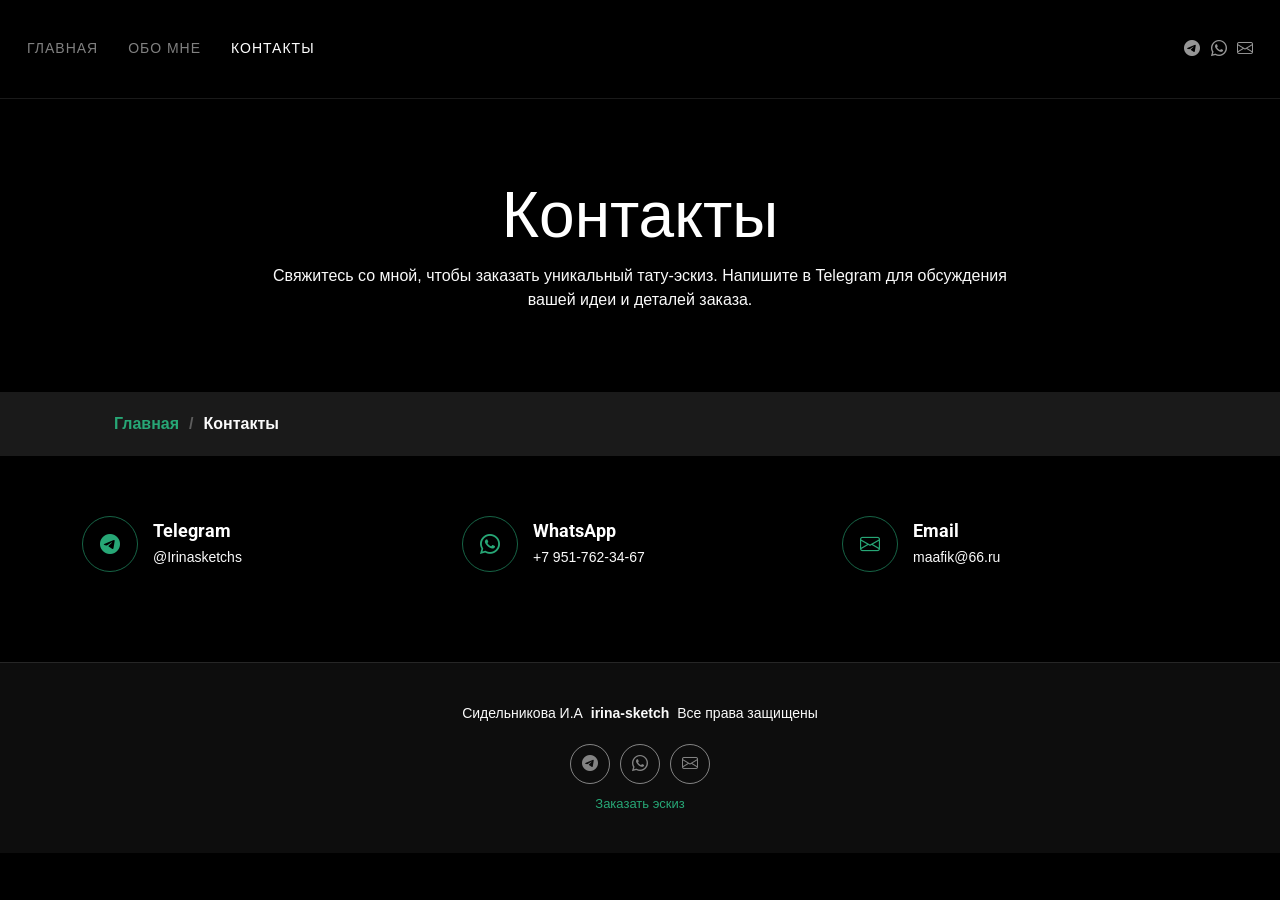
<file: contact.html>
<!DOCTYPE html>
<html lang="en">

<head>
  <meta charset="utf-8">
  <meta content="width=device-width, initial-scale=1.0" name="viewport">
  <title>irina-sketch — Контакты</title>
  <meta name="description" content="Контакты для заказа тату-эскизов. Свяжитесь со мной для создания уникального дизайна татуировки.">
  <meta name="keywords" content="контакты, заказ тату, эскизы на заказ, связь, художник, телефон, email">

  <!-- DNS prefetch for external resources -->
  <link rel="dns-prefetch" href="//fonts.googleapis.com">
  <link rel="dns-prefetch" href="//fonts.gstatic.com">
  <link rel="dns-prefetch" href="//mc.yandex.ru">

  <!-- Favicons -->
  <link href="assets/img/favicon.png" rel="icon">
  <link rel="icon" href="/favicon.ico" type="image/x-icon">
  <link href="assets/img/apple-touch-icon.png" rel="apple-touch-icon">

  <!-- Fonts - optimized -->
  <link rel="preconnect" href="https://fonts.googleapis.com">
  <link rel="preconnect" href="https://fonts.gstatic.com" crossorigin>
  <link rel="preload" href="https://fonts.googleapis.com/css2?family=Roboto:wght@300;400;500;700&family=Cardo:wght@400;700&display=swap" as="style" onload="this.onload=null;this.rel='stylesheet'">
  <noscript><link href="https://fonts.googleapis.com/css2?family=Roboto:wght@300;400;500;700&family=Cardo:wght@400;700&display=swap" rel="stylesheet"></noscript>


  <!-- Vendor CSS Files -->
  <link href="assets/vendor/bootstrap/css/bootstrap.min.css" rel="stylesheet">
  <link href="assets/vendor/bootstrap-icons/bootstrap-icons.css" rel="stylesheet">
  <link href="assets/vendor/aos/aos.css" rel="stylesheet">
  <link href="assets/vendor/glightbox/css/glightbox.min.css" rel="stylesheet">
  <link href="assets/vendor/swiper/swiper-bundle.min.css" rel="stylesheet">

  <!-- Main CSS File -->
  <link href="assets/css/main.css?v=2.0" rel="stylesheet">



  <!-- =======================================================
  * Template Name: PhotoFolio
  * Template URL: https://bootstrapmade.com/photofolio-bootstrap-photography-website-template/
  * Updated: Aug 07 2024 with Bootstrap v5.3.3
  * Author: BootstrapMade.com
  * License: https://bootstrapmade.com/license/
  ======================================================== -->
</head>

<!-- Yandex.Metrika counter -->
<script type="text/javascript">
    (function(m,e,t,r,i,k,a){
        m[i]=m[i]||function(){(m[i].a=m[i].a||[]).push(arguments)};
        m[i].l=1*new Date();
        for (var j = 0; j < document.scripts.length; j++) {if (document.scripts[j].src === r) { return; }}
        k=e.createElement(t),a=e.getElementsByTagName(t)[0],k.async=1,k.src=r,a.parentNode.insertBefore(k,a)
    })(window, document,'script','https://mc.yandex.ru/metrika/tag.js?id=106954663', 'ym');

    ym(106954663, 'init', {ssr:true, webvisor:true, clickmap:true, ecommerce:"dataLayer", referrer: document.referrer, url: location.href, accurateTrackBounce:true, trackLinks:true});
</script>
<noscript><div><img src="https://mc.yandex.ru/watch/106954663" style="position:absolute; left:-9999px;" alt="" /></div></noscript>
<!-- /Yandex.Metrika counter -->



<body class="contact-page">

  <header id="header" class="header d-flex align-items-center sticky-top">
    <div class="container-fluid position-relative d-flex align-items-center justify-content-between">

      

      <nav id="navmenu" class="navmenu">
        <ul>
          <li><a href="https://irina-sketch.ru/">Главная<br></a></li>
          <li><a href="https://irina-sketch.ru/about.html">Обо мне</a></li>
          <li><a href="https://irina-sketch.ru/contact.html" class="active">Контакты</a></li>
        </ul>
        <i class="mobile-nav-toggle d-xl-none bi bi-list"></i>
      </nav>

      <div class="header-social-links">
        <a href="https://t.me/Irinasketchs?text=%D0%97%D0%B4%D1%80%D0%B0%D0%B2%D1%81%D1%82%D0%B2%D1%83%D0%B9%D1%82%D0%B5!%20%D0%A5%D0%BE%D1%87%D1%83%20%D0%B7%D0%B0%D0%BA%D0%B0%D0%B7%D0%B0%D1%82%D1%8C%20%D1%8D%D1%81%D0%BA%D0%B8%D0%B7." class="facebook"><i class="bi bi-facebook"></i></a>
        <a href="#" class="whatsapp" onclick="openWhatsAppModal(); return false;"><i class="bi bi-whatsapp"></i></a>
        <a href="mailto:maafik@66.ru" class="instagram"><i class="bi bi-instagram"></i></a>
      </div>

    </div>
  </header>

  <main class="main">

    <!-- Page Title -->
    <div class="page-title" data-aos="fade">
      <div class="heading">
        <div class="container">
          <div class="row d-flex justify-content-center text-center">
            <div class="col-lg-8">
              <h1>Контакты</h1>
              <p class="mb-0">Свяжитесь со мной, чтобы заказать уникальный тату-эскиз. Напишите в Telegram для обсуждения вашей идеи и деталей заказа.</p>
            </div>
          </div>
        </div>
      </div>
      <nav class="breadcrumbs">
        <div class="container">
          <ol>
            <li><a href="https://irina-sketch.ru/">Главная</a></li>
            <li class="current">Контакты</li>
          </ol>
        </div>
      </nav>
    </div><!-- End Page Title -->

    <!-- contact Section -->
    <section id="contact" class="contact section">

      <div class="container" data-aos="fade-up" data-aos-delay="100">

        <div class="info-wrap" data-aos="fade-up" data-aos-delay="200">
          <div class="row gy-4">

            <div class="col-lg-4 col-md-6">
              <div class="info-item d-flex align-items-center">
                <a href="https://t.me/Irinasketchs?text=%D0%97%D0%B4%D1%80%D0%B0%D0%B2%D1%81%D1%82%D0%B2%D1%83%D0%B9%D1%82%D0%B5!%20%D0%A5%D0%BE%D1%87%D1%83%20%D0%B7%D0%B0%D0%BA%D0%B0%D0%B7%D0%B0%D1%82%D1%8C%20%D1%8D%D1%81%D0%BA%D0%B8%D0%B7." target="_blank" style="text-decoration: none; color: inherit;" class="d-flex align-items-center">

                  <i class="bi bi-telephone flex-shrink-0"></i>

                  <div>
                    <h3>Telegram</h3>
                    <p>@Irinasketchs</p>
                  </div>
                </a>
              </div>
            </div><!-- End Info Item -->

            <div class="col-lg-4 col-md-6">
              <div class="info-item d-flex align-items-center">
                <a href="#" onclick="openWhatsAppModal(); return false;" style="text-decoration: none; color: inherit;" class="d-flex align-items-center">
                  <i class="bi bi-whatsapp flex-shrink-0"></i>
                  <div>
                    <h3>WhatsApp</h3>
                    <p>+7 951-762-34-67</p>
                  </div>
                </a>
              </div>
            </div><!-- End Info Item -->

            <div class="col-lg-4 col-md-6">
              <div class="info-item d-flex align-items-center">
                <a href="mailto:maafik@66.ru" style="text-decoration: none; color: inherit;" class="d-flex align-items-center">
                  <i class="bi bi-envelope flex-shrink-0"></i>
                  <div>

                    <h3>Email</h3>
                    <p>maafik@66.ru</p>
                  </div>
                </a>
              </div>
            </div><!-- End Info Item -->


          </div>
        </div>

        
      </div>

    </section><!-- /contact Section -->

  </main>

  <footer id="footer" class="footer">

    <div class="container">
      <div class="copyright text-center ">
        <p>  <span>Сидельникова И.А</span> <strong class="px-1 sitename">irina-sketch</strong> <span> Все права защищены</span></p>
      </div>
      <div class="social-links d-flex justify-content-center">
        <a href="https://t.me/Irinasketchs?text=%D0%97%D0%B4%D1%80%D0%B0%D0%B2%D1%81%D1%82%D0%B2%D1%83%D0%B9%D1%82%D0%B5!%20%D0%A5%D0%BE%D1%87%D1%83%20%D0%B7%D0%B0%D0%BA%D0%B0%D0%B7%D0%B0%D1%82%D1%8C%20%D1%8D%D1%81%D0%BA%D0%B8%D0%B7."><i class="bi bi-facebook"></i></a>
        <a href="#" class="whatsapp" onclick="openWhatsAppModal(); return false;"><i class="bi bi-whatsapp"></i></a>
        <a href="mailto:maafik@66.ru"><i class="bi bi-instagram"></i></a>
      </div>
      <div class="credits">
        <!-- All the links in the footer should remain intact. -->
        <!-- You can delete the links only if you've purchased the pro version. -->
        <!-- Licensing information: https://bootstrapmade.com/license/ -->
        <a href="https://irina-sketch.ru/contact.html">Заказать эскиз</a>
      </div>
    </div>

  </footer>

  <!-- WhatsApp Modal -->
  <div class="order-modal" id="whatsappModal" style="display: none;">
    <div class="order-modal__dialog">
      <button class="order-modal__close" type="button" aria-label="Закрыть" onclick="closeWhatsAppModal()">✕</button>
      <div class="order-modal__title">Написать в WhatsApp</div>
      <div class="order-modal__text">
        Для работы WhatsApp в России нужно включить VPN. Если у вас нет VPN, лучше воспользуйтесь Telegram.
      </div>
      <div class="order-modal__actions">
        <a class="order-modal__btn order-modal__btn--wa" href="https://wa.me/79517623467?text=%D0%97%D0%B4%D1%80%D0%B0%D0%B2%D1%81%D1%82%D0%B2%D1%83%D0%B9%D1%82%D0%B5!%20%D0%A5%D0%BE%D1%87%D1%83%20%D0%B7%D0%B0%D0%BA%D0%B0%D0%B7%D0%B0%D1%82%D1%8C%20%D1%8D%D1%81%D0%BA%D0%B8%D0%B7." target="_blank" rel="noopener">
          <span class="order-modal__btn-content">
            <span class="order-modal__btn-main">WhatsApp</span>
            <span class="order-modal__btn-sub">работает с VPN</span>
          </span>
        </a>
        <a class="order-modal__btn order-modal__btn--tg" href="https://t.me/Irinasketchs?text=%D0%97%D0%B4%D1%80%D0%B0%D0%B2%D1%81%D1%82%D0%B2%D1%83%D0%B9%D1%82%D0%B5!%20%D0%A5%D0%BE%D1%87%D1%83%20%D0%B7%D0%B0%D0%BA%D0%B0%D0%B7%D0%B0%D1%82%D1%8C%20%D1%8D%D1%81%D0%BA%D0%B8%D0%B7." target="_blank" rel="noopener">Написать в Telegram</a>
      </div>
    </div>
  </div>

  <!-- Scroll Top -->
  <a href="#" id="scroll-top" class="scroll-top d-flex align-items-center justify-content-center"><i class="bi bi-arrow-up-short"></i></a>

  <!-- Preloader -->
  <div id="preloader">
    <div class="line"></div>
  </div>

  <!-- Critical JS preload -->
  <link rel="preload" href="assets/vendor/bootstrap/js/bootstrap.bundle.min.js" as="script">
  <link rel="preload" href="assets/vendor/aos/aos.js" as="script">
  <link rel="preload" href="assets/js/main.js?v=2.0" as="script">

  <!-- Vendor JS Files -->
  <script src="assets/vendor/bootstrap/js/bootstrap.bundle.min.js" defer></script>
  <script src="assets/vendor/php-email-form/validate.js" defer></script>
  <script src="assets/vendor/aos/aos.js" defer></script>
  <script src="assets/vendor/glightbox/js/glightbox.min.js" defer></script>
  <script src="assets/vendor/swiper/swiper-bundle.min.js" defer></script>

  <!-- Main JS File -->
  <script src="assets/js/main.js?v=2.0" defer></script>

  <!-- WhatsApp Modal functions -->
  <script>
    function openWhatsAppModal() {
      document.getElementById('whatsappModal').style.display = 'flex';
      document.body.style.overflow = 'hidden';
    }
    
    function closeWhatsAppModal() {
      document.getElementById('whatsappModal').style.display = 'none';
      document.body.style.overflow = '';
    }
    
    // Close modal when clicking outside
    document.addEventListener('click', function(event) {
      const whatsappModal = document.getElementById('whatsappModal');
      if (event.target === whatsappModal) {
        closeWhatsAppModal();
      }
    });
  </script>

</body>

</html>
</file>
<file: assets/css/main.css>
/**
* Template Name: PhotoFolio
* Template URL: https://bootstrapmade.com/photofolio-bootstrap-photography-website-template/
* Updated: Aug 07 2024 with Bootstrap v5.3.3
* Author: BootstrapMade.com
* License: https://bootstrapmade.com/license/
*/

/*--------------------------------------------------------------
# Font & Color Variables
# Help: https://bootstrapmade.com/color-system/
--------------------------------------------------------------*/
/* Fonts */
:root {
  --default-font: "Roboto",  system-ui, -apple-system, "Segoe UI", Roboto, "Helvetica Neue", Arial, "Noto Sans", "Liberation Sans", sans-serif, "Apple Color Emoji", "Segoe UI Emoji", "Segoe UI Symbol", "Noto Color Emoji";
  --heading-font: "Cardo",  sans-serif;
  --nav-font: "Inter",  sans-serif;
}

/* Global Colors - The following color variables are used throughout the website. Updating them here will change the color scheme of the entire website */
:root { 
  --background-color: #000000; /* Background color for the entire website, including individual sections */
  --default-color: #fafafa; /* Default color used for the majority of the text content across the entire website */
  --heading-color: #ffffff; /* Color for headings, subheadings and title throughout the website */
  --accent-color: #27a776; /* Accent color that represents your brand on the website. It's used for buttons, links, and other elements that need to stand out */
  --surface-color: #1a1a1a; /* The surface color is used as a background of boxed elements within sections, such as cards, icon boxes, or other elements that require a visual separation from the global background. */
  --contrast-color: #ffffff; /* Contrast color for text, ensuring readability against backgrounds of accent, heading, or default colors. */
}

/* Nav Menu Colors - The following color variables are used specifically for the navigation menu. They are separate from the global colors to allow for more customization options */
:root {
  --nav-color: rgba(255, 255, 255, 0.5);  /* The default color of the main navmenu links */
  --nav-hover-color: #ffffff; /* Applied to main navmenu links when they are hovered over or active */
  --nav-mobile-background-color: #1a1a1a; /* Used as the background color for mobile navigation menu */
  --nav-dropdown-background-color: #1a1a1a; /* Used as the background color for dropdown items that appear when hovering over primary navigation items */
  --nav-dropdown-color: rgba(255, 255, 255, 0.5); /* Used for navigation links of the dropdown items in the navigation menu. */
  --nav-dropdown-hover-color: #ffffff; /* Similar to --nav-hover-color, this color is applied to dropdown navigation links when they are hovered over. */
}

/* Color Presets - These classes override global colors when applied to any section or element, providing reuse of the sam color scheme. */

.light-background {
  --background-color: #1a1a1a;
  --surface-color: #343434;
}

.dark-background {
  --background-color: #060606;
  --default-color: #ffffff;
  --heading-color: #ffffff;
  --surface-color: #252525;
  --contrast-color: #ffffff;
}

/* Smooth scroll */
:root {
  scroll-behavior: smooth;
}

/*--------------------------------------------------------------
# General Styling & Shared Classes
--------------------------------------------------------------*/
body {
  color: var(--default-color);
  background-color: var(--background-color);
  font-family: var(--default-font);
}

a {
  color: var(--accent-color);
  text-decoration: none;
  transition: 0.3s;
}

a:hover {
  color: color-mix(in srgb, var(--accent-color), transparent 25%);
  text-decoration: none;
}

h1,
h2,
h3,
h4,
h5,
h6 {
  color: var(--heading-color);
  font-family: var(--heading-font);
}

/* PHP Email Form Messages
------------------------------*/
.php-email-form .error-message {
  display: none;
  background: #df1529;
  color: #ffffff;
  text-align: left;
  padding: 15px;
  margin-bottom: 24px;
  font-weight: 600;
}

.php-email-form .sent-message {
  display: none;
  color: #ffffff;
  background: #059652;
  text-align: center;
  padding: 15px;
  margin-bottom: 24px;
  font-weight: 600;
}

.php-email-form .loading {
  display: none;
  background: var(--surface-color);
  text-align: center;
  padding: 15px;
  margin-bottom: 24px;
}

.php-email-form .loading:before {
  content: "";
  display: inline-block;
  border-radius: 50%;
  width: 24px;
  height: 24px;
  margin: 0 10px -6px 0;
  border: 3px solid var(--accent-color);
  border-top-color: var(--surface-color);
  animation: php-email-form-loading 1s linear infinite;
}

@keyframes php-email-form-loading {
  0% {
      transform: rotate(0deg);
  }

  100% {
      transform: rotate(360deg);
  }
}

body {
  font-family: Arial, sans-serif;
  margin: 0;
  padding: 0;
  background: #000;
  color: #fff;
}

.overlay {
  position: fixed;
  top: 0;
  left: 0;
  width: 100%;
  height: 100%;
  background: rgba(0, 0, 0, 0.9);
}

.order-modal {
  position: fixed;
  inset: 0;
  display: none;
  align-items: center;
  justify-content: center;
  background: rgba(0, 0, 0, 0.78);
  backdrop-filter: blur(4px);
  padding: 0;
  z-index: 10500;
  overflow: hidden;
  overscroll-behavior: contain;
  padding-top: env(safe-area-inset-top, 0px);
  padding-bottom: env(safe-area-inset-bottom, 0px);
}

.order-modal.open {
  display: flex;
}

.order-modal__dialog {
  position: relative;
  background: radial-gradient(circle at 15% 15%, rgba(255, 108, 61, 0.12), transparent 40%),
              radial-gradient(circle at 80% 0%, rgba(255, 60, 125, 0.14), transparent 45%),
              #0b0b0f;
  border: 1px solid rgba(255, 255, 255, 0.06);
  box-shadow: 0 20px 60px rgba(0, 0, 0, 0.55);
  border-radius: 18px;
  max-width: 840px;
  width: 100%;
  padding: 32px 28px 26px;
  color: #f8f8f8;
  box-sizing: border-box;
  max-height: 100vh; /* fallback */
  max-height: 100svh;
  max-height: 100dvh;
  overflow-x: hidden;
  overflow-y: auto;
  overscroll-behavior: contain;
  -webkit-overflow-scrolling: touch;
}

.order-modal__close {
  position: absolute;
  top: 12px;
  right: 12px;
  width: 28px;
  height: 28px;
  border-radius: 50%;
  background: rgba(255, 255, 255, 0.08);
  border: 1px solid rgba(255, 255, 255, 0.08);
  color: #fff;
  font-size: 16px;
  display: grid;
  place-items: center;
  cursor: pointer;
  transition: 0.25s;
}

.order-modal__close:hover {
  background: rgba(255, 255, 255, 0.16);
}

.order-modal__title {
  text-align: center;
  font-size: clamp(24px, 2.8vw, 32px);
  margin: 6px 0 12px;
  font-weight: 800;
}

.order-modal__text {
  text-align: center;
  color: rgba(255, 255, 255, 0.82);
  line-height: 1.55;
  max-width: 700px;
  margin: 0 auto 24px;
  font-size: 16px;
}

.order-modal__actions {
  display: grid;
  grid-template-columns: 1fr;
  gap: 12px;
  margin-bottom: 18px;
}

.order-modal__btn {
  display: inline-flex;
  align-items: center;
  justify-content: center;
  gap: 10px;
  padding: 14px 18px;
  border-radius: 12px;
  border: none;
  font-size: 17px;
  font-weight: 800;
  text-transform: uppercase;
  letter-spacing: 0.4px;
  cursor: pointer;
  transition: transform 0.2s ease, box-shadow 0.25s ease, filter 0.25s ease;
  width: 100%;
  color: #0b0b0f;
}

.order-modal__btn:hover {
  transform: translateY(-1px);
  filter: brightness(1.05);
}

.order-modal__btn--tg:hover {
  color: #ff3c3d;
}

.order-modal__btn:focus-visible {
  outline: 2px solid #fff;
  outline-offset: 3px;
}

.order-modal__btn--tg {
  background: linear-gradient(135deg, #37aee2, #1e96c8);
  box-shadow: 0 10px 28px rgba(55, 174, 226, 0.35);
}

.order-modal__btn--wa {
  background: linear-gradient(135deg, #25d366, #128c7e);
  box-shadow: 0 10px 28px rgba(37, 211, 102, 0.35);
  font-size: 17px;
  font-weight: 800;
  text-transform: uppercase;
  letter-spacing: 0.4px;
  padding: 14px 18px;
}

.order-modal__btn--wa:hover {
  color: #fff;
}

.order-modal__btn-content {
  display: flex;
  flex-direction: column;
  align-items: center;
  justify-content: center;
  width: 100%;
  height: 100%;
  text-align: center;
}

.order-modal__btn-main {
  font-size: 17px;
  font-weight: 800;
  text-transform: uppercase;
  letter-spacing: 0.4px;
  line-height: 1.2;
}

.order-modal__btn-sub {
  font-size: 11px;
  opacity: 0.8;
  margin-top: 2px;
  line-height: 1.2;
  text-transform: none;
  letter-spacing: normal;
}

.order-modal__btn-phone {
  font-size: 10px;
  opacity: 0.7;
  margin-top: 2px;
  line-height: 1.2;
}

.order-carousel {
  margin-top: 12px;
}

.order-carousel__label {
  font-weight: 700;
  letter-spacing: 0.6px;
  text-transform: uppercase;
  font-size: 13px;
  color: rgba(255, 255, 255, 0.65);
  margin-bottom: 8px;
  display: inline-block;
}

.order-carousel__viewport {
  position: relative;
}

.order-carousel__track {
  display: grid;
  grid-auto-flow: column;
  grid-auto-columns: 82%;
  gap: 14px;
  overflow-x: auto;
  scroll-snap-type: x mandatory;
  scroll-behavior: smooth;
  padding: 6px 4px 10px;
  -webkit-overflow-scrolling: touch;
}

.order-carousel__track::-webkit-scrollbar {
  height: 6px;
}

.order-carousel__track::-webkit-scrollbar-thumb {
  background: rgba(255, 255, 255, 0.22);
  border-radius: 8px;
}

.order-carousel__item {
  scroll-snap-align: center;
  border-radius: 12px;
  overflow: hidden;
  border: 1px solid rgba(255, 255, 255, 0.06);
  background: #111;
}

.order-carousel__item img {
  width: 100%;
  height: 100%;
  display: block;
  object-fit: cover;
  user-select: none;
  pointer-events: none;
  -webkit-user-drag: none;
}

.order-carousel__nav {
  position: absolute;
  inset: 0;
  pointer-events: none;
}

.order-carousel__arrow {
  position: absolute;
  top: 50%;
  transform: translateY(-50%);
  width: 44px;
  height: 44px;
  border-radius: 50%;
  border: 1px solid rgba(255, 255, 255, 0.15);
  background: rgba(0, 0, 0, 0.5);
  color: #fff;
  display: grid;
  place-items: center;
  cursor: pointer;
  pointer-events: all;
  transition: 0.25s ease;
}

.order-carousel__arrow:hover {
  background: rgba(0, 0, 0, 0.7);
  border-color: rgba(255, 255, 255, 0.25);
}

.order-carousel__arrow--prev {
  left: -6px;
}

.order-carousel__arrow--next {
  right: -6px;
}

.order-modal small {
  display: block;
  text-align: center;
  color: rgba(255, 255, 255, 0.55);
  margin-top: 12px;
}

.order-modal__vpn-notice {
  text-align: right;
  margin-top: 8px;
  padding-right: 8px;
}

.order-modal__vpn-text {
  color: #ff0000;
  font-size: 12px;
  opacity: 0.8;
}

body.modal-open {
  overflow: hidden;
  overscroll-behavior: contain;
}

@media (min-width: 768px) {
  .order-modal__dialog {
    padding: 38px 38px 30px;
  }

  .order-modal__actions {
    grid-template-columns: repeat(2, minmax(0, 1fr));
  }

  .order-carousel__track {
    grid-auto-columns: 48%;
  }
}

@media (max-width: 767.98px) {
  .order-modal {
    align-items: flex-start;
  }

  .order-modal__dialog {
    margin-top: 20px;
    max-height: calc(100vh - 40px);
    max-height: calc(100svh - 40px);
    max-height: calc(100dvh - 40px);
    height: auto;
  }

  .order-carousel__item {
    height: 230px;
  }
}

@media (min-width: 1200px) {
  .order-carousel__track {
    grid-auto-columns: 36%;
  }

  .order-carousel__arrow {
    display: grid;
  }
}

.form-container {
  background: #000000;
  padding: 20px;
  border-radius: 15px;
  box-shadow: 0 0 20px rgba(255, 255, 255, 0.5);
  width: 90%;
  max-width: 600px;
}

.form-container h2 {
  margin: 0 0 10px; /* Уменьшены отступы */
  text-align: center;
  font-size: 24px;
  font-weight: bold;
}

.form-container label {
  display: block;
  margin: 4px 0 2px; /* Уменьшены отступы */
  color: #ccc;
}

.form-container input, .form-container select, .form-container button {
  width: 100%;
  padding: 14px; /* Увеличены отступы внутри элементов для комфортного ввода */
  margin-bottom: 8px; /* Уменьшены отступы между полями */
  border-radius: 8px;
  border: none;
  outline: none;
  font-size: 16px;
  background: #222;
  color: #fff;
  box-shadow: inset 0 0 5px rgba(0, 0, 0, 0.5);
}

.form-container input:focus, .form-container select:focus {
  box-shadow: 0 0 10px rgba(255, 255, 255, 0.5);
}

.form-container button {
  background: #444;
  color: #fff;
  text-transform: uppercase;
  letter-spacing: 1px;
  cursor: pointer;
  transition: 0.5s;
}

.form-container button:hover {
  background: #555;
  box-shadow: 0 0 10px rgba(255, 255, 255, 0.5);
}

.btn-order {
  display: inline-block;
  background: linear-gradient(135deg, #ff6b3d, #ff3c7d);
  color: #0f0f0f;
  padding: 12px 22px;
  border-radius: 10px;
  text-decoration: none;
  font-weight: 700;
  letter-spacing: 0.3px;
  transition: 0.35s;
  box-shadow: 0 8px 28px rgba(255, 90, 70, 0.35), 0 0 0 1px rgba(255, 255, 255, 0.06);
}

.btn-order:hover {
  transform: translateY(-1px);
  box-shadow: 0 12px 36px rgba(255, 90, 70, 0.5), 0 0 0 1px rgba(255, 255, 255, 0.08);
  color: #0b0b0b;
}

.btn-get-started {
  display: inline-block;
  padding: 14px 50px;
  border-radius: 10px;
  background: linear-gradient(135deg, #ff6b3d, #ff3c7d);
  color: #0f0f0f;
  text-transform: uppercase;
  letter-spacing: 1px;
  border: none;
  font-size: 18px;
  font-weight: 800;
  text-align: center;
  cursor: pointer;
  transition: 0.35s;
  box-shadow: 0 10px 35px rgba(255, 90, 70, 0.35), 0 0 0 2px rgba(255, 255, 255, 0.06);
}

.btn-get-started:hover {
  transform: translateY(-1px);
  box-shadow: 0 14px 45px rgba(255, 90, 70, 0.5), 0 0 0 2px rgba(255, 255, 255, 0.08);
  color: #0b0b0b;
}

.green-button {
  background: linear-gradient(135deg, #004d00, #007300);
  color: #fff;
  font-weight: 400;
  font-size: 16px;
  padding: 14px 50px;
  border-radius: 6px;
  text-transform: uppercase;
  letter-spacing: 1px;
  cursor: pointer;
  display: block;
  margin: 20px auto 0;
  text-align: center;
  transition: 0.5s;
}

.green-button:hover {
  background: linear-gradient(135deg, #006600, #009900);
  box-shadow: 0 0 15px rgba(0, 255, 0, 0.5);
}

textarea {
  width: 100%;
  height: 120px; /* Увеличена высота */
  resize: none;
  border: 1px solid #ccc;
  border-radius: 4px;
  padding: 10px; /* Увеличены отступы внутри textarea */
  font-size: 14px;
  box-sizing: border-box;
}

textarea:focus {
  border-color: #7bbd42;
  outline: none;
}

@media screen and (max-width: 768px) {
  .form-container {
      padding: 15px;
  }

  .form-container label {
      margin: 4px 0 2px; /* Уменьшены отступы */
  }

  .form-container input,
  .form-container select,
  .form-container button {
      padding: 12px; /* Увеличены отступы внутри элементов */
      margin-bottom: 6px; /* Уменьшены отступы между элементами */
  }

  .form-container h2 {
      font-size: 20px;
  }

  textarea {
      font-size: 14px; /* Размер шрифта как до изменений */
      padding: 10px; /* Отступы внутри textarea увеличены */
  }
}

@media screen and (max-width: 480px) {
  .form-container {
      padding: 12px;
  }

  .form-container label {
      margin: 4px 0 2px; /* Уменьшены отступы */
  }

  .form-container input,
  .form-container select,
  .form-container button {
      padding: 10px; /* Увеличены отступы внутри */
      margin-bottom: 5px; /* Уменьшены отступы между элементами */
  }

  .form-container h2 {
      font-size: 18px;
  }

  textarea {
      font-size: 12px;
      padding: 8px; /* Отступы внутри textarea увеличены */
  }

  .work-step-card {
      padding: 22px 16px 18px;
  }

  .work-step-badge {
      left: 14px;
      width: 34px;
      height: 34px;
      font-size: 15px;
  }
}

.pain-block {
  background: radial-gradient(circle at 20% 20%, rgba(255, 108, 61, 0.12), transparent 35%),
              radial-gradient(circle at 80% 0%, rgba(255, 60, 125, 0.14), transparent 40%),
              var(--surface-color);
  border: 1px solid rgba(255, 255, 255, 0.04);
  border-radius: 18px;
  padding: 28px 26px;
  box-shadow: 0 16px 40px rgba(0, 0, 0, 0.35);
}

.pain-block h3 {
  font-size: 26px;
  margin-bottom: 14px;
}

.pain-block p {
  color: rgba(255, 255, 255, 0.8);
  margin-bottom: 10px;
  line-height: 1.55;
}

.pain-bullets {
  list-style: none;
  padding: 0;
  margin: 0;
  display: grid;
  gap: 10px;
}

.pain-bullets li {
  display: flex;
  gap: 10px;
  align-items: flex-start;
  background: rgba(255, 255, 255, 0.03);
  border-radius: 12px;
  padding: 10px 12px;
}

.pain-bullets .icon {
  color: #ff7a4f;
  font-size: 18px;
  line-height: 1.4;
}

.work-process {
  position: relative;
}

.work-step-card {
  position: relative;
  height: 100%;
  padding: 26px 20px 22px;
  border-radius: 18px;
  background: radial-gradient(circle at 20% 20%, rgba(255, 108, 61, 0.10), transparent 35%),
              radial-gradient(circle at 80% 0%, rgba(255, 60, 125, 0.12), transparent 40%),
              rgba(255, 255, 255, 0.03);
  border: 1px solid rgba(255, 255, 255, 0.06);
  box-shadow: 0 14px 34px rgba(0, 0, 0, 0.35);
  transition: 0.35s;
}

.work-step-card:hover {
  transform: translateY(-2px);
  box-shadow: 0 18px 42px rgba(0, 0, 0, 0.45);
}

.work-step-badge {
  position: absolute;
  top: -14px;
  left: 18px;
  width: 36px;
  height: 36px;
  border-radius: 999px;
  display: grid;
  place-items: center;
  font-weight: 900;
  font-size: 16px;
  letter-spacing: 0.2px;
  color: #0b0b0b;
  background: linear-gradient(135deg, #ff6b3d, #ff3c7d);
  box-shadow: 0 10px 30px rgba(255, 90, 70, 0.35), 0 0 0 2px rgba(255, 255, 255, 0.06);
}

.work-step-title {
  margin-top: 10px;
  font-size: 18px;
  font-weight: 700;
  color: var(--heading-color);
}

.work-step-text {
  margin-top: 8px;
  line-height: 1.55;
  color: rgba(255, 255, 255, 0.78);
}

/*--------------------------------------------------------------
# Global Header
--------------------------------------------------------------*/
.header {
  color: var(--default-color);
  background-color: var(--background-color);
  padding: 20px 0;
  transition: all 0.5s;
  z-index: 997;
  border-bottom: 1px solid var(--background-color);
}

.header .logo {
  line-height: 1;
}

.header .logo img {
  max-height: 36px;
  margin-right: 8px;
}

.header .logo h1 {
  font-size: 32px;
  margin: 0;
  font-weight: 400;
  color: var(--heading-color);
}

.header .logo i {
  font-size: 28px;
  margin-right: 6px;
}

.header .header-social-links {
  padding-right: 15px;
}

.header .header-social-links a {
  color: color-mix(in srgb, var(--default-color), transparent 40%);
  padding-left: 6px;
  display: inline-block;
  transition: 0.3s;
  font-size: 16px;
}

.header .header-social-links a:hover {
  color: var(--accent-color);
}

.header .header-social-links a i {
  line-height: 0px;
}

.price-section.centered {
  text-align: center;
}

.price-table {
  margin: 0 auto;
  border-collapse: collapse;
  font-size: 16px;
}

.price-table td {
  padding: 6px 16px;
  vertical-align: top;
  text-align: left;
}

@media (max-width: 1200px) {
  .header .logo {
    order: 1;
  }

  .header .logo h1 {
    font-size: 26px;
  }

  .header .logo i {
    font-size: 20px;
  }

  .header .header-social-links {
    order: 2;
  }

  .header .header-social-links a {
    font-size: 16px;
  }

  .header .navmenu {
    order: 3;
  }
}

.scrolled .header {
  border-color: color-mix(in srgb, var(--background-color) 90%, white 20%);
}

/*--------------------------------------------------------------
# Navigation Menu
--------------------------------------------------------------*/
/* Navmenu - Desktop */
@media (min-width: 1200px) {
  .navmenu {
    padding: 0;
  }

  .navmenu ul {
    margin: 0;
    padding: 0;
    display: flex;
    list-style: none;
    align-items: center;
  }

  .navmenu li {
    position: relative;
  }

  .navmenu a,
  .navmenu a:focus {
    color: var(--nav-color);
    padding: 18px 15px;
    font-size: 14px;
    font-family: var(--nav-font);
    font-weight: 400;
    display: flex;
    align-items: center;
    justify-content: space-between;
    white-space: nowrap;
    transition: 0.3s;
    text-transform: uppercase;
    letter-spacing: 1px;
  }

  .navmenu a i,
  .navmenu a:focus i {
    font-size: 12px;
    line-height: 0;
    margin-left: 5px;
    transition: 0.3s;
  }

  .navmenu li:last-child a {
    padding-right: 0;
  }

  .navmenu li:hover>a,
  .navmenu .active,
  .navmenu .active:focus {
    color: var(--nav-hover-color);
  }

  .navmenu .dropdown ul {
    margin: 0;
    padding: 10px 0;
    background: var(--nav-dropdown-background-color);
    display: block;
    position: absolute;
    visibility: hidden;
    left: 14px;
    top: 130%;
    opacity: 0;
    transition: 0.3s;
    border-radius: 4px;
    z-index: 99;
  }

  .navmenu .dropdown ul li {
    min-width: 200px;
  }

  .navmenu .dropdown ul a {
    padding: 10px 20px;
    font-size: 15px;
    text-transform: none;
    color: var(--nav-dropdown-color);
  }

  .navmenu .dropdown ul a i {
    font-size: 12px;
  }

  .navmenu .dropdown ul a:hover,
  .navmenu .dropdown ul .active:hover,
  .navmenu .dropdown ul li:hover>a {
    color: var(--nav-dropdown-hover-color);
  }

  .navmenu .dropdown:hover>ul {
    opacity: 1;
    top: 100%;
    visibility: visible;
  }

  .navmenu .dropdown .dropdown ul {
    top: 0;
    left: -90%;
    visibility: hidden;
  }

  .navmenu .dropdown .dropdown:hover>ul {
    opacity: 1;
    top: 0;
    left: -100%;
    visibility: visible;
  }
}

/* Navmenu - Mobile */
@media (max-width: 1199px) {
  .mobile-nav-toggle {
    color: var(--nav-color);
    font-size: 28px;
    line-height: 0;
    margin-right: 10px;
    cursor: pointer;
    transition: color 0.3s;
  }

  .navmenu {
    padding: 0;
    z-index: 9997;
  }

  .navmenu ul {
    display: none;
    position: absolute;
    inset: 60px 20px 20px 20px;
    padding: 10px 0;
    margin: 0;
    border-radius: 6px;
    background-color: var(--nav-mobile-background-color);
    overflow-y: auto;
    transition: 0.3s;
    z-index: 9998;
    box-shadow: 0px 0px 30px rgba(0, 0, 0, 0.1);
  }

  .navmenu a,
  .navmenu a:focus {
    color: var(--nav-dropdown-color);
    padding: 10px 20px;
    font-family: var(--nav-font);
    font-size: 17px;
    font-weight: 500;
    display: flex;
    align-items: center;
    justify-content: space-between;
    white-space: nowrap;
    transition: 0.3s;
  }

  .navmenu a i,
  .navmenu a:focus i {
    font-size: 12px;
    line-height: 0;
    margin-left: 5px;
    width: 30px;
    height: 30px;
    display: flex;
    align-items: center;
    justify-content: center;
    border-radius: 50%;
    transition: 0.3s;
    background-color: color-mix(in srgb, var(--accent-color), transparent 90%);
  }

  .navmenu a i:hover,
  .navmenu a:focus i:hover {
    background-color: var(--accent-color);
    color: var(--contrast-color);
  }

  .navmenu a:hover,
  .navmenu .active,
  .navmenu .active:focus {
    color: var(--nav-dropdown-hover-color);
  }

  .navmenu .active i,
  .navmenu .active:focus i {
    background-color: var(--accent-color);
    color: var(--contrast-color);
    transform: rotate(180deg);
  }

  .navmenu .dropdown ul {
    position: static;
    display: none;
    z-index: 99;
    padding: 10px 0;
    margin: 10px 20px;
    background-color: var(--nav-dropdown-background-color);
    border: 1px solid color-mix(in srgb, var(--default-color), transparent 90%);
    box-shadow: none;
    transition: all 0.5s ease-in-out;
  }

  .navmenu .dropdown ul ul {
    background-color: rgba(33, 37, 41, 0.1);
  }

  .navmenu .dropdown>.dropdown-active {
    display: block;
    background-color: rgba(33, 37, 41, 0.03);
  }

  .mobile-nav-active {
    overflow: hidden;
  }

  .mobile-nav-active .mobile-nav-toggle {
    color: #fff;
    position: absolute;
    font-size: 32px;
    top: 15px;
    right: 15px;
    margin-right: 0;
    z-index: 9999;
  }

  .mobile-nav-active .navmenu {
    position: fixed;
    overflow: hidden;
    inset: 0;
    background: rgba(33, 37, 41, 0.8);
    transition: 0.3s;
  }

  .mobile-nav-active .navmenu>ul {
    display: block;
  }
}

/*--------------------------------------------------------------
# Global Footer
--------------------------------------------------------------*/
.footer {
  --background-color: color-mix(in srgb, var(--default-color), transparent 95%);
  border-top: 1px solid color-mix(in srgb, var(--default-color), transparent 90%);
  color: var(--default-color);
  background-color: var(--background-color);
  font-size: 14px;
  padding: 40px 0;
  position: relative;
}

.footer .copyright p {
  margin-bottom: 0;
}

.footer .social-links {
  margin-top: 20px;
}

.footer .social-links a {
  display: flex;
  align-items: center;
  justify-content: center;
  width: 40px;
  height: 40px;
  border-radius: 50%;
  border: 1px solid color-mix(in srgb, var(--default-color), transparent 50%);
  font-size: 16px;
  color: color-mix(in srgb, var(--default-color), transparent 50%);
  margin: 0 5px;
  transition: 0.3s;
}

.footer .social-links a:hover {
  color: var(--accent-color);
  border-color: var(--accent-color);
}

.footer .credits {
  margin-top: 10px;
  font-size: 13px;
  text-align: center;
}

/*--------------------------------------------------------------
# Preloader
--------------------------------------------------------------*/
#preloader {
  display: flex;
  position: fixed;
  inset: 0;
  width: 100%;
  height: 100vh;
  z-index: 99999;
}

#preloader:before,
#preloader:after {
  content: "";
  background-color: #000000;
  position: absolute;
  inset: 0;
  width: 50%;
  height: 100%;
  transition: all 0.3s ease 0s;
  z-index: -1;
}

#preloader:after {
  left: auto;
  right: 0;
}

#preloader .line {
  position: relative;
  overflow: hidden;
  margin: auto;
  width: 1px;
  height: 280px;
  transition: all 0.8s ease 0s;
}

#preloader .line:before {
  content: "";
  position: absolute;
  background-color: #ffffff;
  left: 0;
  top: 50%;
  width: 1px;
  height: 0%;
  transform: translateY(-50%);
  animation: lineincrease 1000ms ease-in-out 0s forwards;
}

#preloader .line:after {
  content: "";
  position: absolute;
  background-color: color-mix(in srgb, var(--default-color), transparent 95%);
  left: 0;
  top: 0;
  width: 1px;
  height: 100%;
  transform: translateY(-100%);
  animation: linemove 1200ms linear 0s infinite;
  animation-delay: 2000ms;
}

#preloader.loaded .line {
  opacity: 0;
  height: 100% !important;
}

#preloader.loaded .line:after {
  opacity: 0;
}

#preloader.loaded:before,
#preloader.loaded:after {
  animation: preloaderfinish 300ms ease-in-out 500ms forwards;
}

@keyframes lineincrease {
  0% {
    height: 0%;
  }

  100% {
    height: 100%;
  }
}

@keyframes linemove {
  0% {
    transform: translateY(200%);
  }

  100% {
    transform: translateY(-100%);
  }
}

@keyframes preloaderfinish {
  0% {
    width: 5 0%;
  }

  100% {
    width: 0%;
  }
}

/*--------------------------------------------------------------
# Scroll Top Button
--------------------------------------------------------------*/
.scroll-top {
  position: fixed;
  visibility: hidden;
  opacity: 0;
  right: 15px;
  bottom: -15px;
  z-index: 99999;
  background-color: var(--accent-color);
  width: 44px;
  height: 44px;
  border-radius: 50px;
  transition: all 0.4s;
}

.scroll-top i {
  font-size: 24px;
  color: var(--default-color);
  line-height: 0;
}

.scroll-top:hover {
  background-color: color-mix(in srgb, var(--accent-color), transparent 20%);
}

.scroll-top.active {
  visibility: visible;
  opacity: 1;
  bottom: 15px;
}

/*--------------------------------------------------------------
# Disable aos animation delay on mobile devices
--------------------------------------------------------------*/
@media screen and (max-width: 768px) {
  [data-aos-delay] {
    transition-delay: 0 !important;
  }
}

/*--------------------------------------------------------------
# Global Page Titles & Breadcrumbs
--------------------------------------------------------------*/
.page-title {
  color: var(--default-color);
  background-color: var(--background-color);
  position: relative;
}

.page-title .heading {
  padding: 80px 0;
  border-top: 1px solid color-mix(in srgb, var(--default-color), transparent 90%);
}

.page-title .heading h1 {
  font-size: 64px;
  font-weight: 400;
}

.page-title .heading .cta-btn {
  color: var(--default-color);
  background: var(--accent-color);
  font-weight: 400;
  font-size: 14px;
  display: inline-block;
  margin-top: 20px;
  padding: 12px 40px;
  border-radius: 4px;
  transition: 0.5s;
  text-transform: uppercase;
  letter-spacing: 1px;
}

.page-title .heading .cta-btn:hover {
  background-color: color-mix(in srgb, var(--accent-color) 90%, white 10%);
}

.page-title nav {
  background-color: color-mix(in srgb, var(--default-color), transparent 90%);
  padding: 20px 0;
}

.page-title nav ol {
  display: flex;
  flex-wrap: wrap;
  list-style: none;
  margin: 0;
  font-size: 16px;
  font-weight: 600;
}

.page-title nav ol li+li {
  padding-left: 10px;
}

.page-title nav ol li+li::before {
  content: "/";
  display: inline-block;
  padding-right: 10px;
  color: color-mix(in srgb, var(--default-color), transparent 70%);
}

/*--------------------------------------------------------------
# Global Sections
--------------------------------------------------------------*/
section,
.section {
  color: var(--default-color);
  background-color: var(--background-color);
  padding: 60px 0;
  scroll-margin-top: 100px;
  overflow: clip;
}

@media (max-width: 1199px) {

  section,
  .section {
    scroll-margin-top: 66px;
  }
}

/*--------------------------------------------------------------
# Global Section Titles
--------------------------------------------------------------*/
.section-title {
  padding-bottom: 60px;
  position: relative;
}

.section-title h2 {
  font-size: 14px;
  font-weight: 400;
  padding: 0;
  line-height: 1px;
  margin: 0;
  letter-spacing: 1.5px;
  text-transform: uppercase;
  color: color-mix(in srgb, var(--default-color), transparent 50%);
  position: relative;
  font-family: var(--default-font);
}

.section-title h2::after {
  content: "";
  width: 120px;
  height: 1px;
  display: inline-block;
  background: var(--accent-color);
  margin: 4px 10px;
}

.section-title p {
  color: var(--heading-color);
  margin: 0;
  font-size: 36px;
  font-weight: 400;
  font-family: var(--heading-font);
}

/*--------------------------------------------------------------
# Hero Section
--------------------------------------------------------------*/
.hero {
  width: 100%;
  min-height: 30vh;
  position: relative;
  display: flex;
  align-items: center;
}

.hero h2 {
  margin: 0 0 10px 0;
  font-size: 38px;
  font-weight: 700;
}

.hero h2 .underlight {
  position: relative;
  z-index: 1;
  padding: 0 5px;
  display: inline-block;
}

.hero h2 .underlight:before {
  content: "";
  position: absolute;
  height: 50%;
  bottom: 0;
  left: 0;
  right: 0;
  background: var(--accent-color);
  z-index: -1;
}

.hero p {
  color: color-mix(in srgb, var(--default-color), transparent 30%);
  margin-bottom: 30px;
  font-size: 18px;
}

@media (max-width: 768px) {
  .hero h2 {
    font-size: 32px;
  }
}

.hero .btn-get-started {
  color: var(--contrast-color);
  background: var(--accent-color);
  font-weight: 400;
  font-size: 14px;
  display: inline-block;
  padding: 12px 40px;
  border-radius: 4px;
  transition: 0.5s;
  text-transform: uppercase;
  letter-spacing: 1px;
}

.hero .btn-get-started:hover {
  background-color: color-mix(in srgb, var(--accent-color) 90%, white 10%);
}

/*--------------------------------------------------------------
# Gallery Section
--------------------------------------------------------------*/
.gallery .gallery-item {
  position: relative;
  overflow: hidden;
  border-radius: 10px;
}

.gallery .gallery-item img {
  transition: 0.3s;
}

.gallery .gallery-links {
  position: absolute;
  inset: 0;
  opacity: 0;
  transition: all ease-in-out 0.3s;
  background: rgba(0, 0, 0, 0.6);
  z-index: 3;
}

.gallery .gallery-links .preview-link,
.gallery .gallery-links .details-link {
  font-size: 20px;
  color: rgba(255, 255, 255, 0.5);
  transition: 0.3s;
  line-height: 1.2;
  margin: 30px 8px 0 8px;
}

.gallery .gallery-links .preview-link:hover,
.gallery .gallery-links .details-link:hover {
  color: #ffffff;
}

.gallery .gallery-links .details-link {
  font-size: 30px;
  line-height: 0;
}

.gallery .gallery-item:hover .gallery-links {
  opacity: 1;
}

.gallery .gallery-item:hover .preview-link,
.gallery .gallery-item:hover .details-link {
  margin-top: 0;
}

.gallery .gallery-item:hover img {
  transform: scale(1.1);
}

.glightbox-clean .gslide-description {
  background: #272727;
}

.glightbox-clean .gslide-title {
  color: rgba(255, 255, 255, 0.8);
  margin: 0;
}

/*--------------------------------------------------------------
# About Section
--------------------------------------------------------------*/
.about .content h2 {
  font-weight: 700;
  font-size: 24px;
}

.about .content ul {
  list-style: none;
  padding: 0;
}

.about .content ul li {
  margin-bottom: 20px;
  display: flex;
  align-items: center;
}

.about .content ul strong {
  margin-right: 10px;
}

.about .content ul i {
  font-size: 16px;
  margin-right: 5px;
  color: var(--accent-color);
  line-height: 0;
}

/*--------------------------------------------------------------
# Testimonials Section
--------------------------------------------------------------*/
.testimonials .testimonial-item {
  background-color: var(--surface-color);
  box-shadow: 0px 0 20px rgba(0, 0, 0, 0.1);
  box-sizing: content-box;
  padding: 30px;
  margin: 40px 30px;
  min-height: 320px;
  display: flex;
  flex-direction: column;
  text-align: center;
  transition: 0.3s;
}

.testimonials .testimonial-item .stars {
  margin-bottom: 15px;
}

.testimonials .testimonial-item .stars i {
  color: #ffc107;
  margin: 0 1px;
}

.testimonials .testimonial-item .testimonial-img {
  width: 90px;
  border-radius: 50%;
  border: 4px solid var(--background-color);
  margin: 0 auto;
}

.testimonials .testimonial-item h3 {
  font-size: 18px;
  font-weight: bold;
  margin: 10px 0 5px 0;
}

.testimonials .testimonial-item h4 {
  font-size: 14px;
  color: color-mix(in srgb, var(--default-color), transparent 40%);
  margin: 0;
}

.testimonials .testimonial-item p {
  font-style: italic;
  margin: 0 auto 15px auto;
}

.testimonials .swiper-wrapper {
  height: auto;
}

.testimonials .swiper-pagination {
  margin-top: 20px;
  position: relative;
}

.testimonials .swiper-pagination .swiper-pagination-bullet {
  width: 12px;
  height: 12px;
  background-color: color-mix(in srgb, var(--default-color), transparent 85%);
  opacity: 1;
}

.testimonials .swiper-pagination .swiper-pagination-bullet-active {
  background-color: var(--accent-color);
}

.testimonials .swiper-slide {
  opacity: 0.3;
}

@media (max-width: 1199px) {
  .testimonials .swiper-slide-active {
    opacity: 1;
  }

  .testimonials .swiper-pagination {
    margin-top: 0;
  }

  .testimonials .testimonial-item {
    margin: 40px 20px;
  }
}

@media (min-width: 1200px) {
  .testimonials .swiper-slide-next {
    opacity: 1;
    transform: scale(1.12);
  }
}

/*--------------------------------------------------------------
# Gallery Details Section
--------------------------------------------------------------*/
.gallery-details .portfolio-details-slider img {
  width: 100%;
}

.gallery-details .swiper-wrapper {
  height: auto;
}

.gallery-details .swiper-button-prev,
.gallery-details .swiper-button-next {
  width: 48px;
  height: 48px;
}

.gallery-details .swiper-button-prev:after,
.gallery-details .swiper-button-next:after {
  color: rgba(255, 255, 255, 0.8);
  background-color: rgba(0, 0, 0, 0.15);
  font-size: 24px;
  border-radius: 50%;
  width: 48px;
  height: 48px;
  display: flex;
  align-items: center;
  justify-content: center;
  transition: 0.3s;
}

.gallery-details .swiper-button-prev:hover:after,
.gallery-details .swiper-button-next:hover:after {
  background-color: rgba(0, 0, 0, 0.3);
}

@media (max-width: 575px) {

  .gallery-details .swiper-button-prev,
  .gallery-details .swiper-button-next {
    display: none;
  }
}

.gallery-details .swiper-pagination {
  margin-top: 20px;
  position: relative;
}

.gallery-details .swiper-pagination .swiper-pagination-bullet {
  width: 10px;
  height: 10px;
  background-color: color-mix(in srgb, var(--default-color), transparent 85%);
  opacity: 1;
}

.gallery-details .swiper-pagination .swiper-pagination-bullet-active {
  background-color: var(--accent-color);
}

.gallery-details .portfolio-info h3 {
  font-size: 22px;
  font-weight: 700;
  margin-bottom: 20px;
  padding-bottom: 20px;
  position: relative;
}

.gallery-details .portfolio-info h3:after {
  content: "";
  position: absolute;
  display: block;
  width: 50px;
  height: 3px;
  background: var(--accent-color);
  left: 0;
  bottom: 0;
}

.gallery-details .portfolio-info ul {
  list-style: none;
  padding: 0;
  font-size: 15px;
}

.gallery-details .portfolio-info ul li {
  display: flex;
  flex-direction: column;
  padding-bottom: 15px;
}

.gallery-details .portfolio-info ul strong {
  text-transform: uppercase;
  font-weight: 400;
  color: color-mix(in srgb, var(--default-color), transparent 50%);
  font-size: 14px;
}

.gallery-details .portfolio-info .btn-visit {
  padding: 8px 40px;
  background: var(--accent-color);
  color: var(--contrast-color);
  border-radius: 50px;
  transition: 0.3s;
}

.gallery-details .portfolio-info .btn-visit:hover {
  background: color-mix(in srgb, var(--accent-color), transparent 20%);
}

.gallery-details .portfolio-description h2 {
  font-size: 26px;
  font-weight: 700;
  margin-bottom: 20px;
}

.gallery-details .portfolio-description p {
  padding: 0;
}

.gallery-details .portfolio-description .testimonial-item {
  padding: 30px 30px 0 30px;
  position: relative;
  background: color-mix(in srgb, var(--default-color), transparent 97%);
  margin-bottom: 50px;
}

.gallery-details .portfolio-description .testimonial-item .testimonial-img {
  width: 90px;
  border-radius: 50px;
  border: 6px solid var(--background-color);
  float: left;
  margin: 0 10px 0 0;
}

.gallery-details .portfolio-description .testimonial-item h3 {
  font-size: 18px;
  font-weight: bold;
  margin: 15px 0 5px 0;
  padding-top: 20px;
}

.gallery-details .portfolio-description .testimonial-item h4 {
  font-size: 14px;
  color: #6c757d;
  margin: 0;
}

.gallery-details .portfolio-description .testimonial-item .quote-icon-left,
.gallery-details .portfolio-description .testimonial-item .quote-icon-right {
  color: color-mix(in srgb, var(--accent-color), transparent 50%);
  font-size: 26px;
  line-height: 0;
}

.gallery-details .portfolio-description .testimonial-item .quote-icon-left {
  display: inline-block;
  left: -5px;
  position: relative;
}

.gallery-details .portfolio-description .testimonial-item .quote-icon-right {
  display: inline-block;
  right: -5px;
  position: relative;
  top: 10px;
  transform: scale(-1, -1);
}

.gallery-details .portfolio-description .testimonial-item p {
  font-style: italic;
  margin: 0 0 15px 0 0 0;
  padding: 0;
}

/*--------------------------------------------------------------
# Services Section
--------------------------------------------------------------*/
.services .service-item {
  background-color: var(--surface-color);
  padding: 50px 30px;
  transition: all 0.3s ease-in-out;
  height: 100%;
  position: relative;
  z-index: 1;
}

.services .service-item:before {
  content: "";
  position: absolute;
  background: var(--accent-color);
  inset: 100% 0 0 0;
  transition: all 0.3s;
  z-index: -1;
}

.services .service-item .icon {
  margin-bottom: 15px;
}

.services .service-item .icon i {
  color: var(--default-color);
  background-color: var(--accent-color);
  font-size: 24px;
  width: 56px;
  height: 56px;
  display: flex;
  align-items: center;
  justify-content: center;
  border-radius: 50%;
  transition: ease-in-out 0.3s;
}

.services .service-item h4 {
  font-weight: 700;
  margin-bottom: 15px;
  font-size: 20px;
  font-family: var(--default-font);
}

.services .service-item h4 a {
  color: var(--heading-color);
  transition: ease-in-out 0.3s;
}

.services .service-item p {
  line-height: 24px;
  font-size: 14px;
  margin-bottom: 0;
  transition: ease-in-out 0.3s;
}

.services .service-item:hover h4 a,
.services .service-item:hover p {
  color: var(--default-color);
}

.services .service-item:hover i {
  color: var(--accent-color);
  background-color: var(--default-color);
}

.services .service-item:hover:before {
  background: var(--accent-color);
  inset: 0;
  border-radius: 0px;
}

/*--------------------------------------------------------------
# Pricing Section
--------------------------------------------------------------*/
.pricing .pricing-item {
  border-bottom: 1px dashed color-mix(in srgb, var(--default-color), transparent 60%);
  width: 100%;
  height: 100%;
  padding: 0 0 15px 0;
}

.pricing .pricing-item h3 {
  margin: 0;
  font-size: 20px;
  font-weight: 600;
}

.pricing .pricing-item h4 {
  margin: 0;
  font-size: 18px;
  color: var(--accent-color);
}

/*--------------------------------------------------------------
# Contact Section
--------------------------------------------------------------*/
.contact .info-wrap {
  margin-bottom: 30px;
}

.contact .info-item i {
  font-size: 20px;
  color: var(--accent-color);
  width: 56px;
  height: 56px;
  display: flex;
  justify-content: center;
  align-items: center;
  transition: all 0.3s ease-in-out;
  border-radius: 50%;
  border: 1px solid color-mix(in srgb, var(--accent-color), transparent 40%);
  margin-right: 15px;
}

.contact .info-item h3 {
  font-size: 18px;
  font-weight: 700;
  margin: 0 0 5px 0;
  font-family: var(--default-font);
}

.contact .info-item p {
  padding: 0;
  margin-bottom: 0;
  font-size: 14px;
}

.contact .info-item:hover i {
  background: var(--accent-color);
  color: var(--contrast-color);
}

@media (max-width: 575px) {
  .contact .php-email-form {
    padding: 20px;
  }
}

.contact .php-email-form input[type=text],
.contact .php-email-form input[type=email],
.contact .php-email-form textarea {
  font-size: 14px;
  padding: 10px 15px;
  box-shadow: none;
  border-radius: 0;
  color: var(--default-color);
  background-color: var(--surface-color);
  border-color: color-mix(in srgb, var(--default-color), transparent 80%);
}

.contact .php-email-form input[type=text]:focus,
.contact .php-email-form input[type=email]:focus,
.contact .php-email-form textarea:focus {
  border-color: var(--accent-color);
}

.contact .php-email-form input[type=text]::placeholder,
.contact .php-email-form textarea::placeholder {
  color: color-mix(in srgb, var(--default-color), transparent 70%);
}

.contact .php-email-form input[type=email]::placeholder {
  color: color-mix(in srgb, var(--default-color), transparent 70%);
}

.contact .php-email-form button[type=submit] {
  color: var(--default-color);
  background: var(--accent-color);
  font-weight: 400;
  font-size: 14px;
  display: inline-block;
  margin-top: 20px;
  padding: 14px 40px;
  border: 0;
  border-radius: 4px;
  transition: 0.5s;
  text-transform: uppercase;
  letter-spacing: 1px;
}

.contact .php-email-form button[type=submit]:hover {
  background-color: color-mix(in srgb, var(--accent-color) 90%, white 10%);
  transition: 0.5s;
  text-transform: uppercase;
  letter-spacing: 1px;
}

.mfb-gallery {
  position: relative;
  overflow: hidden;
  padding: 64px 0;
}

@media (min-width: 768px) {
  .mfb-gallery {
    padding: 96px 0;
  }
}

.mfb-gallery__container {
  position: relative;
  z-index: 2;
}

.mfb-gallery__bg {
  position: absolute;
  inset: 0;
  overflow: hidden;
  z-index: 0;
  pointer-events: none;
}

.mfb-gallery__glow {
  position: absolute;
  border-radius: 999px;
  background: color-mix(in srgb, var(--accent-color), transparent 80%);
  filter: blur(120px);
  opacity: 0.7;
}

.mfb-gallery__glow--1 {
  top: 25%;
  left: 25%;
  width: 384px;
  height: 384px;
  opacity: 0.55;
}

.mfb-gallery__glow--2 {
  bottom: 25%;
  right: 25%;
  width: 320px;
  height: 320px;
  opacity: 0.45;
}

.mfb-gallery__glow--3 {
  top: 50%;
  left: 50%;
  transform: translate(-50%, -50%);
  width: 600px;
  height: 600px;
  opacity: 0.35;
  filter: blur(150px);
}

.mfb-gallery__corner {
  position: absolute;
  width: 80px;
  height: 80px;
  border-color: color-mix(in srgb, var(--accent-color), transparent 70%);
  border-style: solid;
  border-width: 0;
}

.mfb-gallery__corner--tl {
  top: 80px;
  left: 40px;
  border-left-width: 2px;
  border-top-width: 2px;
  border-top-left-radius: 8px;
}

.mfb-gallery__corner--tr {
  top: 80px;
  right: 40px;
  border-right-width: 2px;
  border-top-width: 2px;
  border-top-right-radius: 8px;
}

.mfb-gallery__corner--bl {
  bottom: 80px;
  left: 40px;
  border-left-width: 2px;
  border-bottom-width: 2px;
  border-bottom-left-radius: 8px;
}

.mfb-gallery__corner--br {
  bottom: 80px;
  right: 40px;
  border-right-width: 2px;
  border-bottom-width: 2px;
  border-bottom-right-radius: 8px;
}

.mfb-gallery__header {
  text-align: center;
  margin-bottom: 48px;
}

.mfb-gallery__title {
  font-family: "Cormorant Garamond", serif;
  font-size: 42px;
  font-weight: 700;
  letter-spacing: 0.02em;
  color: var(--default-color);
  margin: 0 0 10px 0;
}

@media (min-width: 768px) {
  .mfb-gallery__title {
    font-size: 54px;
  }
}

.mfb-gallery__subtitle {
  margin: 0;
  color: var(--accent-color);
  font-size: 13px;
  letter-spacing: 0.3em;
  text-transform: uppercase;
}

.mfb-gallery__main {
  display: flex;
  align-items: center;
  justify-content: center;
  gap: 1px;
}

@media (min-width: 768px) {
  .mfb-gallery__main {
    gap: 32px;
  }
}

@media (min-width: 992px) {
  .mfb-gallery__main {
    gap: 64px;
  }
}

.mfb-gallery__nav {
  position: relative;
  padding: 12px;
  background: transparent;
  border: 0;
  color: var(--accent-color);
}

@media (min-width: 768px) {
  .mfb-gallery__nav {
    padding: 16px;
  }
}

.mfb-gallery__nav-glow {
  position: absolute;
  inset: 0;
  border-radius: 12px;
  background: color-mix(in srgb, var(--accent-color), transparent 80%);
  filter: blur(18px);
  opacity: 0;
  transition: opacity 0.25s;
}

.mfb-gallery__nav:hover .mfb-gallery__nav-glow {
  opacity: 1;
}

.mfb-gallery__icon {
  width: 32px;
  height: 32px;
  position: relative;
  z-index: 1;
  transition: transform 0.25s;
}

@media (min-width: 768px) {
  .mfb-gallery__icon {
    width: 40px;
    height: 40px;
  }
}

.mfb-phone {
  position: relative;
}

.mfb-phone__glow {
  position: absolute;
  inset: -16px;
  border-radius: 48px;
  background: linear-gradient(
    to bottom,
    color-mix(in srgb, var(--accent-color), transparent 70%),
    color-mix(in srgb, var(--accent-color), transparent 90%),
    color-mix(in srgb, var(--accent-color), transparent 70%)
  );
  filter: blur(18px);
}

.mfb-phone__frame {
  position: relative;
  border-radius: 40px;
  padding: 8px;
  background: linear-gradient(to bottom, #27272a, #18181b);
  box-shadow: 0 25px 50px -12px rgba(0, 0, 0, 0.8);
}

.mfb-phone__bezel {
  position: relative;
  background: #000;
  border-radius: 32px;
  padding: 4px;
  overflow: hidden;
}

.mfb-phone__notch {
  position: absolute;
  top: 0;
  left: 50%;
  transform: translateX(-50%);
  width: 96px;
  height: 24px;
  background: #000;
  border-bottom-left-radius: 16px;
  border-bottom-right-radius: 16px;
  z-index: 3;
}

.mfb-phone__screen {
  position: relative;
  width: 280px;
  height: 500px;
  border-radius: 28px;
  overflow: hidden;
  touch-action: pan-y;
}

@media (min-width: 768px) {
  .mfb-phone__screen {
    width: 320px;
    height: 580px;
  }
}

.mfb-phone__img {
  width: 100%;
  height: 100%;
  object-fit: cover;
  transition: opacity 0.5s ease, transform 0.5s ease;
  user-select: none;
  -webkit-user-drag: none;
  -webkit-user-select: none;
  pointer-events: none;
}

.mfb-phone__img.is-fading {
  opacity: 0;
  transform: scale(1.02);
}

.mfb-phone__overlay {
  position: absolute;
  inset: 0;
  background: linear-gradient(to top, rgba(0, 0, 0, 0.6), transparent 60%);
  pointer-events: none;
}

.mfb-phone__title-wrap {
  position: absolute;
  left: 0;
  right: 0;
  bottom: 24px;
  text-align: center;
  padding: 0 14px;
  pointer-events: none;
}

.mfb-phone__title {
  margin: 0;
  color: #fff;
  font-family: "Cormorant Garamond", serif;
  font-size: 28px;
  font-weight: 600;
  text-shadow: 0 6px 18px rgba(0, 0, 0, 0.6);
}

@media (min-width: 768px) {
  .mfb-phone__title {
    font-size: 34px;
  }
}

.mfb-phone__btn {
  position: absolute;
  width: 4px;
  background: #3f3f46;
}

.mfb-phone__btn--r1 {
  right: -2px;
  top: 96px;
  height: 48px;
  border-top-left-radius: 2px;
  border-bottom-left-radius: 2px;
}

.mfb-phone__btn--r2 {
  right: -2px;
  top: 160px;
  height: 32px;
  border-top-left-radius: 2px;
  border-bottom-left-radius: 2px;
}

.mfb-phone__btn--l {
  left: -2px;
  top: 112px;
  height: 64px;
  border-top-right-radius: 2px;
  border-bottom-right-radius: 2px;
}

.mfb-gallery__dots {
  display: flex;
  justify-content: center;
  gap: 12px;
  margin-top: 32px;
}

.mfb-dot {
  width: 10px;
  height: 10px;
  border-radius: 999px;
  border: 0;
  background: color-mix(in srgb, var(--default-color), transparent 70%);
  transition: width 0.35s ease, background-color 0.35s ease, box-shadow 0.35s ease, transform 0.35s ease;
}

.mfb-dot:hover {
  background: color-mix(in srgb, var(--default-color), transparent 55%);
  transform: scale(1.06);
}

.mfb-dot.is-active {
  width: 32px;
  background: var(--accent-color);
  box-shadow: 0 0 10px color-mix(in srgb, var(--accent-color), transparent 10%);
}

.mfb-phone__title,
#mfbGalleryDescription {
  transition: opacity 0.5s ease, transform 0.5s ease;
}

.mfb-phone__title.is-fading,
#mfbGalleryDescription.is-fading {
  opacity: 0;
  transform: translateY(4px);
}

.mfb-gallery__desc {
  margin-top: 40px;
  max-width: 640px;
  margin-left: auto;
  margin-right: auto;
  text-align: center;
}

.mfb-gallery__desc-label {
  margin: 0 0 12px 0;
  font-family: "Cormorant Garamond", serif;
  font-size: 22px;
  font-style: italic;
  color: color-mix(in srgb, var(--accent-color), transparent 10%);
}

@media (min-width: 768px) {
  .mfb-gallery__desc-label {
    font-size: 26px;
  }
}

.mfb-gallery__desc-text {
  margin: 0;
  font-size: 16px;
  line-height: 1.6;
  color: color-mix(in srgb, var(--default-color), transparent 35%);
}

.mfb-gallery__cta {
  margin-top: 26px;
}

.mfb-cta {
  display: flex;
  align-items: center;
  gap: 14px;
  padding: 14px 16px;
  border-radius: 16px;
  border: 1px solid color-mix(in srgb, var(--default-color), transparent 80%);
  background: color-mix(in srgb, var(--background-color), transparent 12%);
  backdrop-filter: blur(10px);
}

.mfb-cta__avatar {
  width: 54px;
  height: 54px;
  border-radius: 999px;
  object-fit: cover;
  border: 1px solid color-mix(in srgb, var(--default-color), transparent 70%);
  flex: 0 0 auto;
}

.mfb-cta__body {
  min-width: 0;
  flex: 1 1 auto;
}

.mfb-cta__title {
  font-weight: 600;
  color: var(--default-color);
  line-height: 1.2;
}

.mfb-cta__text {
  margin-top: 4px;
  font-size: 14px;
  line-height: 1.35;
  color: color-mix(in srgb, var(--default-color), transparent 35%);
}

.mfb-cta__btn {
  flex: 0 0 auto;
  display: inline-flex;
  align-items: center;
  justify-content: center;
  padding: 10px 14px;
  border-radius: 999px;
  background: var(--accent-color);
  color: #fff;
  text-decoration: none;
  font-weight: 600;
  white-space: nowrap;
  transition: transform 0.2s ease, box-shadow 0.2s ease, filter 0.2s ease;
}

.mfb-cta__btn:hover {
  transform: translateY(-1px);
  background: #fff;
  color: var(--accent-color);
}

@media (max-width: 575px) {
  .mfb-cta {
    flex-direction: column;
    align-items: stretch;
    text-align: center;
  }

  .mfb-cta__avatar {
    margin-left: auto;
    margin-right: auto;
  }

  .mfb-cta__btn {
    width: 100%;
  }
}

/*--------------------------------------------------------------
# Pricing Section - Typography Only
--------------------------------------------------------------*/
.pricing-section {
  padding: 80px 0;
  background: var(--background-color);
}

.pricing-item {
  text-align: center;
  padding: 2rem 0;
  position: relative;
}

.pricing-badge {
  position: absolute;
  top: -12px;
  right: 50%;
  transform: translateX(50%);
  background: var(--accent-color);
  color: white;
  padding: 6px 16px;
  border-radius: 20px;
  font-size: 0.75rem;
  font-weight: 600;
  text-transform: uppercase;
  letter-spacing: 0.5px;
}

.pricing-title {
  font-size: 1.5rem;
  font-weight: 700;
  color: var(--heading-color);
  margin-bottom: 1rem;
  font-family: var(--heading-font);
}

.pricing-price {
  font-size: 2.5rem;
  font-weight: 800;
  color: var(--accent-color);
  margin-bottom: 1.5rem;
  line-height: 1;
}

.pricing-desc {
  color: var(--default-color);
  opacity: 0.8;
  margin-bottom: 2rem;
  font-size: 0.95rem;
  line-height: 1.6;
}

.pricing-list {
  list-style: none;
  padding: 0;
  margin: 0 0 2rem 0;
  text-align: left;
  max-width: 300px;
  margin-left: auto;
  margin-right: auto;
}

.pricing-list li {
  padding: 0.6rem 0;
  color: var(--default-color);
  font-size: 0.9rem;
  border-bottom: 1px solid rgba(255, 255, 255, 0.05);
  position: relative;
  padding-left: 1.5rem;
}

.pricing-list li:last-child {
  border-bottom: none;
}

.pricing-list li::before {
  content: "•";
  position: absolute;
  left: 0;
  color: var(--accent-color);
  font-weight: 700;
}

.pricing-note {
  margin-top: 3rem;
  padding: 1.5rem;
  background: rgba(39, 167, 118, 0.08);
  border: 1px solid rgba(39, 167, 118, 0.15);
  border-radius: 12px;
  color: var(--default-color);
}

.pricing-note p {
  margin: 0;
  font-size: 1rem;
  line-height: 1.6;
}

/* Responsive */
@media (max-width: 768px) {
  .pricing-section {
    padding: 60px 0;
  }
  
  .pricing-price {
    font-size: 2rem;
  }
  
  .pricing-title {
    font-size: 1.3rem;
  }
}

@media (max-width: 576px) {
  .pricing-section .row {
    display: flex;
    flex-direction: row;
    gap: 1rem;
  }
  
  .pricing-section .col-lg-4 {
    max-width: 100%;
    flex: 1;
  }
  
  .pricing-item {
    display: flex;
    flex-direction: column;
    text-align: left;
    padding: 1rem;
    gap: 0.8rem;
    border: 1px solid rgba(255, 255, 255, 0.1);
    border-radius: 8px;
  }
  
  .pricing-badge {
    position: static;
    transform: none;
    margin-bottom: 0;
    font-size: 0.6rem;
    padding: 3px 8px;
    align-self: flex-start;
  }
  
  .pricing-item > div:not(.pricing-badge) {
    display: flex;
    align-items: center;
    gap: 0.8rem;
  }
  
  .pricing-title {
    font-size: 1rem;
    margin-bottom: 0;
    min-width: 80px;
    flex-shrink: 0;
  }
  
  .pricing-price {
    font-size: 1.3rem;
    margin-bottom: 0;
    min-width: 70px;
    text-align: center;
    flex-shrink: 0;
  }
  
  .pricing-desc {
    font-size: 0.8rem;
    margin-bottom: 0;
    opacity: 0.9;
    line-height: 1.3;
    flex: 1;
    min-width: 0;
  }

  /* Стили для мобильного популярного блока */
  .pricing-popular-mobile {
    margin-bottom: 1rem;
  }

  .pricing-popular-mobile .pricing-item {
    background: linear-gradient(135deg, rgba(39, 167, 118, 0.1), rgba(39, 167, 118, 0.05));
    border: 2px solid var(--accent-color);
    box-shadow: 0 8px 25px rgba(39, 167, 118, 0.2);
  }

  .pricing-popular-mobile .pricing-badge {
    background: var(--accent-color);
    color: white;
    font-size: 0.7rem;
    padding: 4px 10px;
    font-weight: 600;
  }

  .pricing-popular-mobile .pricing-title {
    color: var(--accent-color);
    font-weight: 700;
  }

  .pricing-popular-mobile .pricing-price {
    color: var(--accent-color);
    font-weight: 800;
  }
}
</file>
